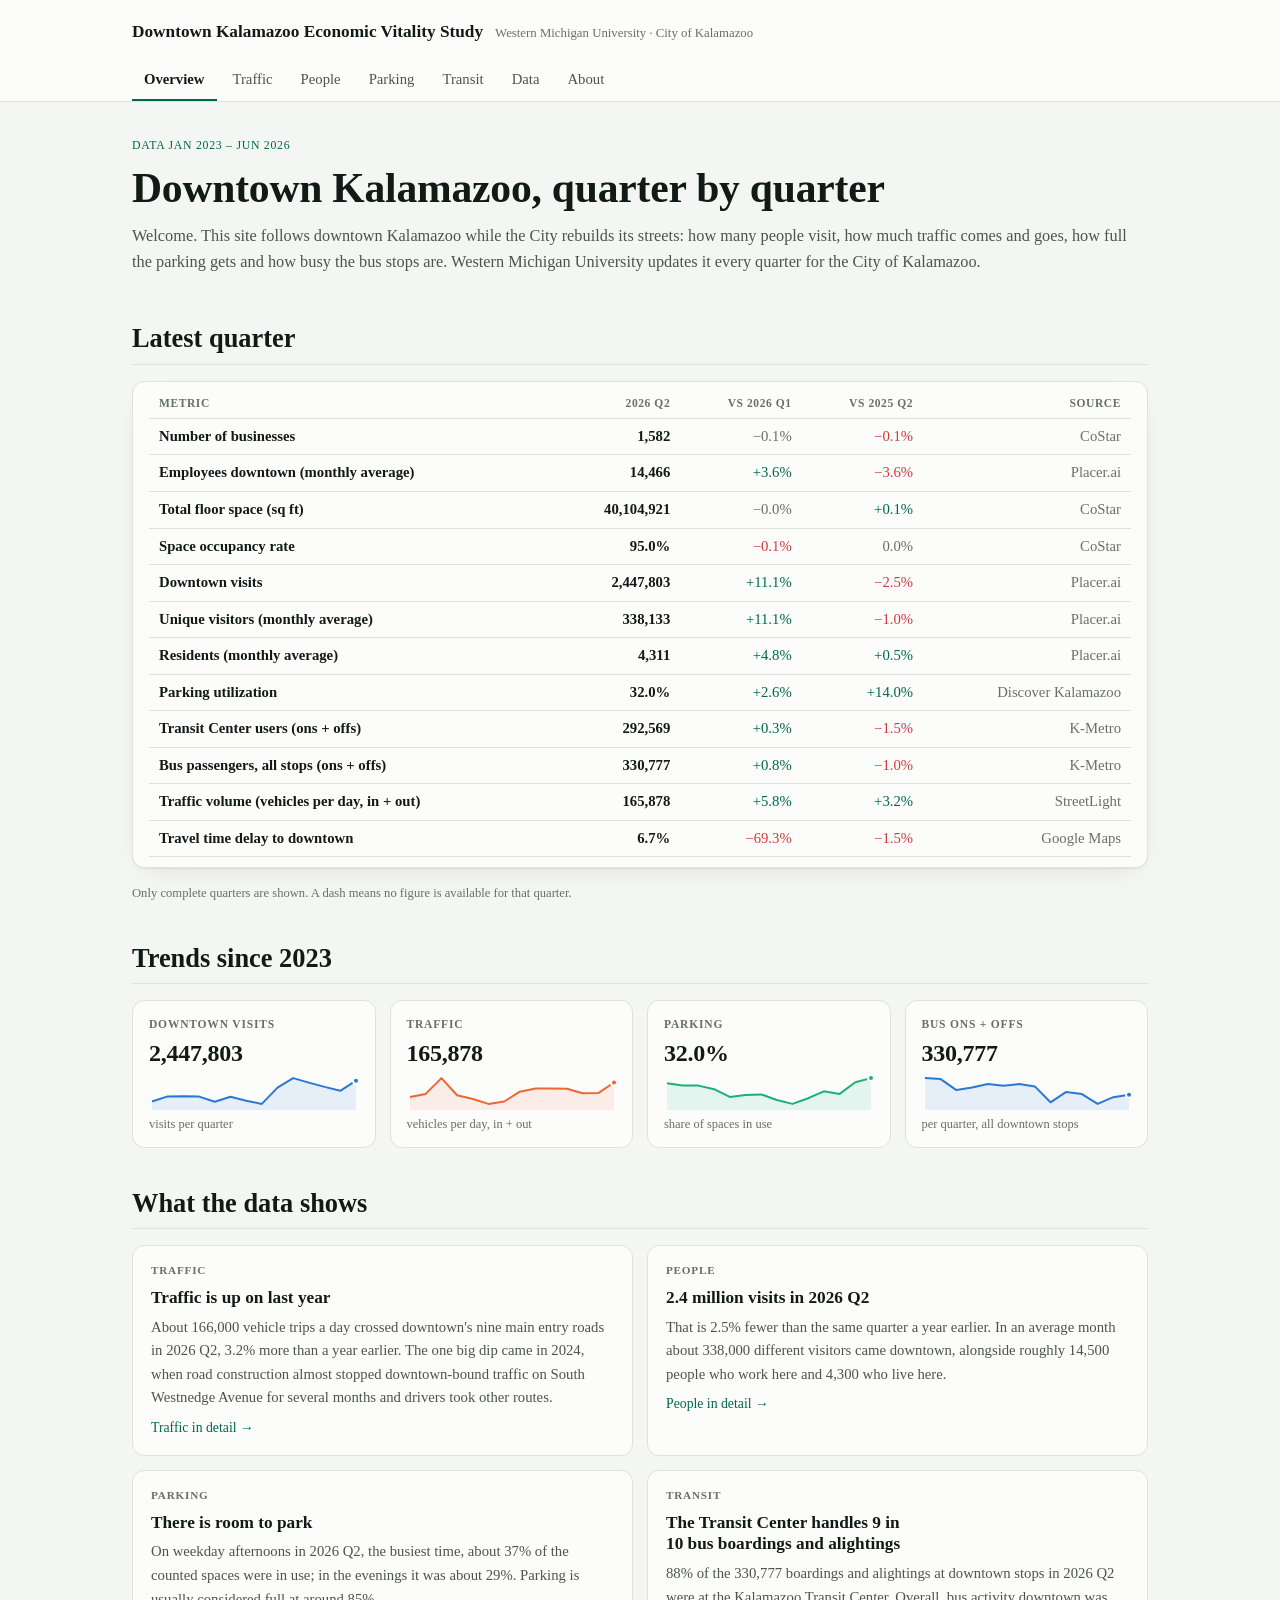
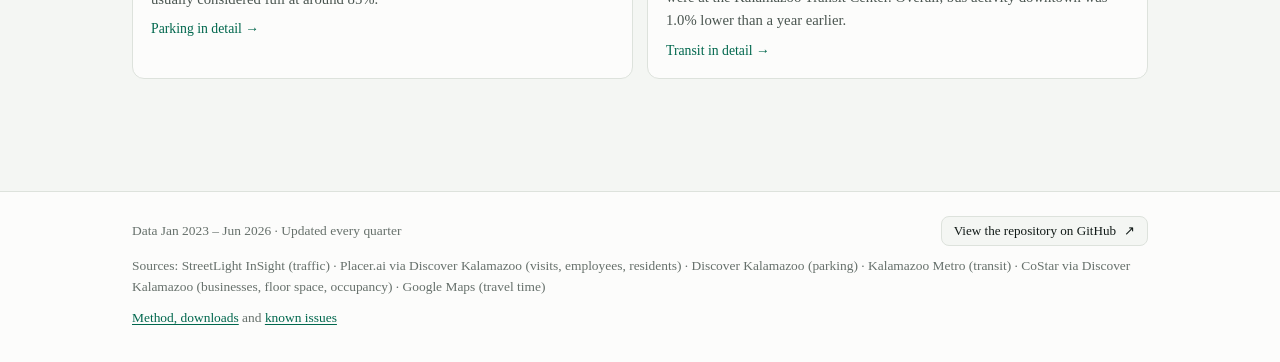
<file: index.html>
<!DOCTYPE html>
<html lang="en">
<head>
<meta charset="utf-8">
<meta name="viewport" content="width=device-width, initial-scale=1">
<title>Downtown Kalamazoo Vitality Data</title>
<meta name="description" content="Traffic, visits, parking and transit data for the Downtown Kalamazoo Economic Vitality Study, updated quarterly.">
<link rel="stylesheet" href="assets/style.css">
</head>
<body>
<header class="site-head">
  <div class="wrap">
    <div class="brand">
      <a class="t" href="index.html">Downtown Kalamazoo Economic Vitality Study</a>
      <span class="sub">Western Michigan University · City of Kalamazoo</span>
    </div>
    <nav class="main" aria-label="Sections">
      <a href="index.html">Overview</a>
      <a href="traffic.html">Traffic</a>
      <a href="people.html">People</a>
      <a href="parking.html">Parking</a>
      <a href="transit.html">Transit</a>
      <a href="data.html">Data</a>
      <a href="about.html">About</a>
    </nav>
  </div>
</header>

<main class="wrap">
  <div class="page-head">
    <p class="updated" data-coverage>Loading data…</p>
    <h1>Downtown Kalamazoo, quarter by quarter</h1>
    <p class="lede">Welcome. This site follows downtown Kalamazoo while the City rebuilds its streets: how many people visit, how much traffic comes and goes, how full the parking gets and how busy the bus stops are. Western Michigan University updates it every quarter for the City of Kalamazoo.</p>
  </div>

  <section id="scorecard">
    <h2>Latest quarter</h2>
    <div class="scorecard needs-data">
      <div class="tbl-wrap">
        <table id="score">
          <thead><tr><th scope="col">Metric</th><th scope="col" id="c-now">Latest</th><th scope="col" id="c-prev">vs previous quarter</th><th scope="col" id="c-year">vs year earlier</th><th scope="col">Source</th></tr></thead>
          <tbody></tbody>
        </table>
      </div>
    </div>
    <p class="fig-note">Only complete quarters are shown. A dash means no figure is available for that quarter.</p>
  </section>

  <section id="tiles">
    <h2>Trends since 2023</h2>
    <div class="tiles needs-data" id="tile-row"></div>
  </section>

  <section id="says">
    <h2>What the data shows</h2>
    <div class="insights">
      <article class="insight">
        <span class="lab">Traffic</span>
        <h3 id="i-traffic-h">Traffic has changed little</h3>
        <p id="i-traffic">Apart from one road that was nearly closed for part of 2024, traffic into and out of downtown has stayed close to the same level from year to year.</p>
        <a href="traffic.html">Traffic in detail →</a>
      </article>
      <article class="insight">
        <span class="lab">People</span>
        <h3 id="i-people-h">Millions of visits every quarter</h3>
        <p id="i-people">Downtown draws visitors, the people who work here and the people who live here. Each group is tracked month by month.</p>
        <a href="people.html">People in detail →</a>
      </article>
      <article class="insight">
        <span class="lab">Parking</span>
        <h3 id="i-parking-h">There is room to park</h3>
        <p id="i-parking">Even at the busiest time of day, most of the counted parking spaces downtown are empty. Parking is usually considered full at around 85%.</p>
        <a href="parking.html">Parking in detail →</a>
      </article>
      <article class="insight">
        <span class="lab">Transit</span>
        <h3 id="i-transit-h">The Transit Center handles most bus activity</h3>
        <p id="i-transit">Most people getting on or off a bus downtown do so at the Kalamazoo Transit Center rather than at a street stop.</p>
        <a href="transit.html">Transit in detail →</a>
      </article>
    </div>
  </section>
</main>

<footer class="site-foot">
  <div class="wrap">
    <div class="foot-top">
      <p><span data-coverage>Data since January 2023</span> · Updated every quarter</p>
      <a class="gh-btn" href="https://github.com/KH-Tanvir/kzoo-vitality-data" target="_blank" rel="noopener">View the repository on GitHub <span aria-hidden="true">↗</span></a>
    </div>
    <p>Sources: StreetLight InSight (traffic) · Placer.ai via Discover Kalamazoo (visits, employees, residents) · Discover Kalamazoo (parking) · Kalamazoo Metro (transit) · CoStar via Discover Kalamazoo (businesses, floor space, occupancy) · Google Maps (travel time)</p>
    <p><a href="data.html">Method, downloads</a> and <a href="https://github.com/KH-Tanvir/kzoo-vitality-data/blob/main/KNOWN_ISSUES.md" target="_blank" rel="noopener">known issues</a></p>
  </div>
</footer>

<script src="assets/charts.js"></script>
<script src="assets/site.js"></script>
<script>
Site.ready(async () => {
  const d = await Site.loadAll(["traffic_monthly.csv", "people_monthly.csv", "parking_monthly.csv", "transit_monthly.csv"]);
  let extra = [];
  try { extra = await Site.load("metrics_extra.csv"); } catch (e) { /* optional file */ }

  const traffic = Site.trafficQuarterly(d.traffic);
  const visitors = Site.peopleQuarterly(d.people, "visitors");
  const employees = Site.peopleQuarterly(d.people, "employees");
  const residents = Site.peopleQuarterly(d.people, "residents");
  const parking = Site.parkingQuarterly(d.parking);
  const transit = Site.transitQuarterly(d.transit);

  // The latest quarter with all three months of traffic data.
  const complete = traffic.filter(q => q.months === 3).map(q => q.q);
  const now = complete[complete.length - 1], prev = Site.qPrev(now), year = Site.qYearAgo(now);
  document.getElementById("c-now").textContent = Site.qLabel(now);
  document.getElementById("c-prev").textContent = "vs " + Site.qLabel(prev);
  document.getElementById("c-year").textContent = "vs " + Site.qLabel(year);

  const pick = (list, q, field) => { const r = list.find(x => x.q === q); return r ? r[field] : null; };
  const pickExtra = (q, field) => {
    const r = extra.find(x => x.quarter === q);
    const v = r ? r[field] : "";
    return v === "" || v == null ? null : +v;
  };

  /* ---------- scorecard ---------- */
  const metrics = [
    { label: "Number of businesses", get: q => pickExtra(q, "businesses"), fmt: Site.fmtN, src: "CoStar" },
    { label: "Employees downtown (monthly average)", get: q => pick(employees, q, "people"), fmt: Site.fmtN, src: "Placer.ai" },
    { label: "Total floor space (sq ft)", get: q => pickExtra(q, "floor_space_sf"), fmt: Site.fmtN, src: "CoStar" },
    { label: "Space occupancy rate", get: q => pickExtra(q, "space_occupancy_rate"), fmt: v => Site.pct(v), src: "CoStar" },
    { label: "Downtown visits", get: q => pick(visitors, q, "visits"), fmt: Site.fmtN, src: "Placer.ai" },
    { label: "Unique visitors (monthly average)", get: q => pick(visitors, q, "people"), fmt: Site.fmtN, src: "Placer.ai" },
    { label: "Residents (monthly average)", get: q => pick(residents, q, "people"), fmt: Site.fmtN, src: "Placer.ai" },
    { label: "Parking utilization", get: q => pick(parking, q, "all"), fmt: v => Site.pct(v), src: "Discover Kalamazoo" },
    { label: "Transit Center users (ons + offs)", get: q => pick(transit, q, "centre"), fmt: Site.fmtN, src: "K-Metro" },
    { label: "Bus passengers, all stops (ons + offs)", get: q => pick(transit, q, "total"), fmt: Site.fmtN, src: "K-Metro" },
    { label: "Traffic volume (vehicles per day, in + out)", get: q => pick(traffic, q, "total"), fmt: Site.fmtN, src: "StreetLight" },
    { label: "Travel time delay to downtown", get: q => pickExtra(q, "travel_time_delay_pct"), fmt: v => Site.pct(v), src: "Google Maps" },
  ];
  const tb = document.querySelector("#score tbody");
  for (const m of metrics) {
    const tr = tb.insertRow();
    const th = document.createElement("th");
    th.scope = "row";
    th.textContent = m.label;
    tr.appendChild(th);
    const v = m.get(now);
    const td = tr.insertCell();
    td.className = "v";
    td.textContent = v == null ? "—" : m.fmt(v);
    Site.changeCell(tr.insertCell(), v, m.get(prev));
    Site.changeCell(tr.insertCell(), v, m.get(year));
    const s = tr.insertCell();
    s.textContent = m.src;
    s.style.color = "var(--muted)";
  }

  /* ---------- trend tiles ---------- */
  const tiles = [
    { label: "Downtown visits", href: "people.html", series: visitors.map(q => q.visits), qs: visitors.map(q => q.q), fmt: Site.fmtN, key: "s1", cap: "visits per quarter" },
    { label: "Traffic", href: "traffic.html", series: traffic.map(q => q.total), qs: traffic.map(q => q.q), fmt: Site.fmtN, key: "s2", cap: "vehicles per day, in + out" },
    { label: "Parking", href: "parking.html", series: parking.map(q => q.all), qs: parking.map(q => q.q), fmt: v => Site.pct(v), key: "s3", cap: "share of spaces in use" },
    { label: "Bus ons + offs", href: "transit.html", series: transit.map(q => q.total), qs: transit.map(q => q.q), fmt: Site.fmtN, key: "s1", cap: "per quarter, all downtown stops" },
  ];
  const row = document.getElementById("tile-row");
  row.replaceChildren();
  for (const t of tiles) {
    const keep = t.qs.map((q, i) => ({ q, v: t.series[i] })).filter(o => complete.includes(o.q));
    const a = document.createElement("a");
    a.className = "tile";
    a.href = t.href;
    a.innerHTML = `<span class="lab"></span><span class="val"></span><span class="spark"></span><span class="cap"></span>`;
    a.querySelector(".lab").textContent = t.label;
    a.querySelector(".val").textContent = keep.length ? t.fmt(keep[keep.length - 1].v) : "—";
    a.querySelector(".cap").textContent = t.cap;
    row.appendChild(a);
    const host = a.querySelector(".spark");
    Chart.register(host, () => Chart.spark(host, keep.map(o => o.v), t.key));
  }

  /* ---------- what the data shows (numbers follow the latest quarter) ---------- */
  const Q = Site.qLabel(now);
  const set = (id, head, text) => {
    document.getElementById(id + "-h").textContent = head;
    document.getElementById(id).textContent = text;
  };
  // "3.2% more than" / "2.5% fewer than" / "about the same as"
  const versus = (a, b, more, fewer) => {
    if (a == null || !b) return null;
    const c = (a - b) / b;
    return Math.abs(c) < 0.005 ? "about the same as" : `${(Math.abs(c) * 100).toFixed(1)}% ${c > 0 ? more : fewer} than`;
  };
  const millions = v => (v / 1e6).toFixed(1) + " million";
  // round figures that follow "about": 165,878 -> 166,000; 14,466 -> 14,500
  const approx = v => Site.fmtN(v >= 100000 ? Math.round(v / 1000) * 1000 : v >= 1000 ? Math.round(v / 100) * 100 : Math.round(v / 10) * 10);

  {
    const n = pick(traffic, now, "total"), y = pick(traffic, year, "total");
    const c = y ? (n - y) / y : 0;
    const head = Math.abs(c) < 0.03 ? "Traffic has changed little" : c > 0 ? "Traffic is up on last year" : "Traffic is down on last year";
    const cmp = versus(n, y, "more", "fewer");
    set("i-traffic", head,
      `About ${approx(n)} vehicle trips a day crossed downtown's nine main entry roads in ${Q}` +
      (cmp ? `, ${cmp} a year earlier. ` : ". ") +
      "The one big dip came in 2024, when road construction almost stopped downtown-bound traffic on South Westnedge Avenue for several months and drivers took other routes.");
  }
  {
    const v = pick(visitors, now, "visits"), vy = pick(visitors, year, "visits");
    const cmp = versus(v, vy, "more", "fewer");
    set("i-people", `${millions(v)} visits in ${Q}`,
      (cmp ? `That is ${cmp} the same quarter a year earlier. ` : "") +
      `In an average month about ${approx(pick(visitors, now, "people"))} different visitors came downtown, alongside roughly ` +
      `${approx(pick(employees, now, "people"))} people who work here and ${approx(pick(residents, now, "people"))} who live here.`);
  }
  {
    const p = parking.find(x => x.q === now) || parking[parking.length - 1];
    const aft = p.windows["Weekday afternoon"];
    const eve = Site.mean(["Weekday evening", "Weekend evening"].map(w => p.windows[w]).filter(x => x != null));
    set("i-parking", aft < 0.6 ? "There is room to park" : "Parking is getting busy",
      `On weekday afternoons in ${Site.qLabel(p.q)}, the busiest time, about ${Math.round(aft * 100)}% of the counted spaces were in use; ` +
      `in the evenings it was about ${Math.round(eve * 100)}%. Parking is usually considered full at around 85%.`);
  }
  {
    const t = transit.find(x => x.q === now) || transit[transit.length - 1];
    const ty = transit.find(x => x.q === Site.qYearAgo(t.q));
    const share = t.centre / t.total;
    const cmp = ty ? versus(t.total, ty.total, "higher", "lower") : null;
    set("i-transit", `The Transit Center handles ${Math.round(share * 10)} in 10 bus boardings and alightings`,
      `${Math.round(share * 100)}% of the ${Site.fmtN(t.total)} boardings and alightings at downtown stops in ${Site.qLabel(t.q)} were at the Kalamazoo Transit Center` +
      (cmp ? `. Overall, bus activity downtown was ${cmp} a year earlier.` : "."));
  }
});
</script>
</body>
</html>
</file>
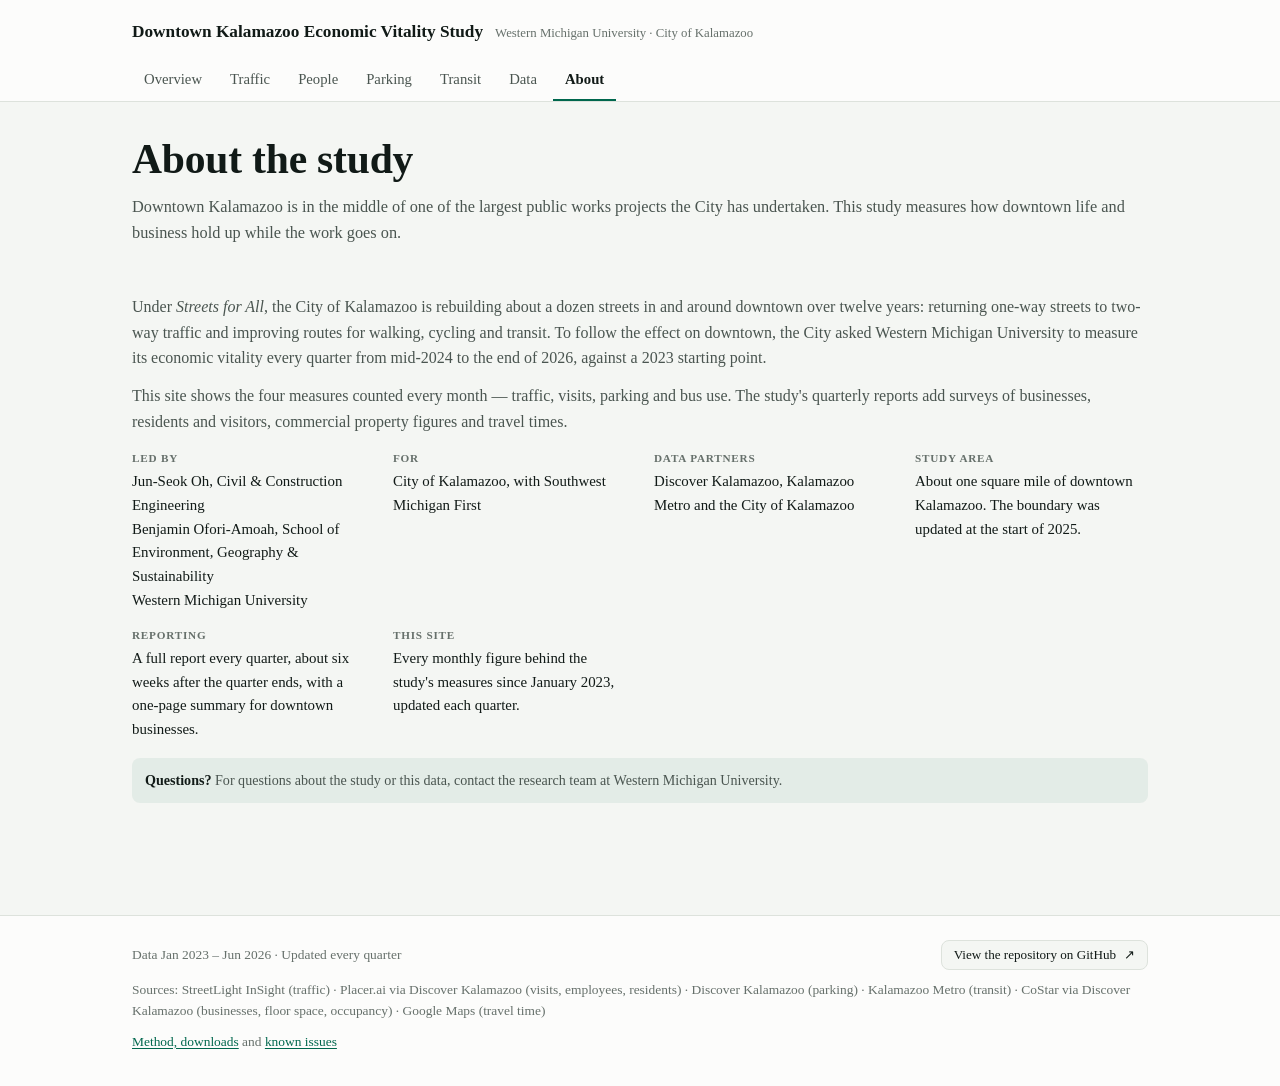
<file: about.html>
<!DOCTYPE html>
<html lang="en">
<head>
<meta charset="utf-8">
<meta name="viewport" content="width=device-width, initial-scale=1">
<title>About — Downtown Kalamazoo Vitality Data</title>
<meta name="description" content="About the Downtown Kalamazoo Economic Vitality Study: why it is running, who runs it and what it measures.">
<link rel="stylesheet" href="assets/style.css">
</head>
<body>
<header class="site-head">
  <div class="wrap">
    <div class="brand">
      <a class="t" href="index.html">Downtown Kalamazoo Economic Vitality Study</a>
      <span class="sub">Western Michigan University · City of Kalamazoo</span>
    </div>
    <nav class="main" aria-label="Sections">
      <a href="index.html">Overview</a>
      <a href="traffic.html">Traffic</a>
      <a href="people.html">People</a>
      <a href="parking.html">Parking</a>
      <a href="transit.html">Transit</a>
      <a href="data.html">Data</a>
      <a href="about.html">About</a>
    </nav>
  </div>
</header>

<main class="wrap">
  <div class="page-head">
    <h1>About the study</h1>
    <p class="lede">Downtown Kalamazoo is in the middle of one of the largest public works projects the City has undertaken. This study measures how downtown life and business hold up while the work goes on.</p>
  </div>

  <section>
    <div class="prose">
      <p>Under <em>Streets for All</em>, the City of Kalamazoo is rebuilding about a dozen streets in and around downtown over twelve years: returning one-way streets to two-way traffic and improving routes for walking, cycling and transit. To follow the effect on downtown, the City asked Western Michigan University to measure its economic vitality every quarter from mid-2024 to the end of 2026, against a 2023 starting point.</p>
      <p>This site shows the four measures counted every month — traffic, visits, parking and bus use. The study's quarterly reports add surveys of businesses, residents and visitors, commercial property figures and travel times.</p>
    </div>
    <dl class="kv">
      <div><dt>Led by</dt><dd>Jun-Seok Oh, Civil &amp; Construction Engineering<br>Benjamin Ofori-Amoah, School of Environment, Geography &amp; Sustainability<br>Western Michigan University</dd></div>
      <div><dt>For</dt><dd>City of Kalamazoo, with Southwest Michigan First</dd></div>
      <div><dt>Data partners</dt><dd>Discover Kalamazoo, Kalamazoo Metro and the City of Kalamazoo</dd></div>
      <div><dt>Study area</dt><dd>About one square mile of downtown Kalamazoo. The boundary was updated at the start of 2025.</dd></div>
      <div><dt>Reporting</dt><dd>A full report every quarter, about six weeks after the quarter ends, with a one-page summary for downtown businesses.</dd></div>
      <div><dt>This site</dt><dd>Every monthly figure behind the study's measures since January 2023, updated each quarter.</dd></div>
    </dl>
    <!-- Add a contact address here once the team agrees which one to publish. -->
    <p class="note"><b>Questions?</b> For questions about the study or this data, contact the research team at Western Michigan University.</p>
  </section>
</main>

<footer class="site-foot">
  <div class="wrap">
    <div class="foot-top">
      <p><span data-coverage>Data since January 2023</span> · Updated every quarter</p>
      <a class="gh-btn" href="https://github.com/KH-Tanvir/kzoo-vitality-data" target="_blank" rel="noopener">View the repository on GitHub <span aria-hidden="true">↗</span></a>
    </div>
    <p>Sources: StreetLight InSight (traffic) · Placer.ai via Discover Kalamazoo (visits, employees, residents) · Discover Kalamazoo (parking) · Kalamazoo Metro (transit) · CoStar via Discover Kalamazoo (businesses, floor space, occupancy) · Google Maps (travel time)</p>
    <p><a href="data.html">Method, downloads</a> and <a href="https://github.com/KH-Tanvir/kzoo-vitality-data/blob/main/KNOWN_ISSUES.md" target="_blank" rel="noopener">known issues</a></p>
  </div>
</footer>

<script src="assets/charts.js"></script>
<script src="assets/site.js"></script>
</body>
</html>
</file>
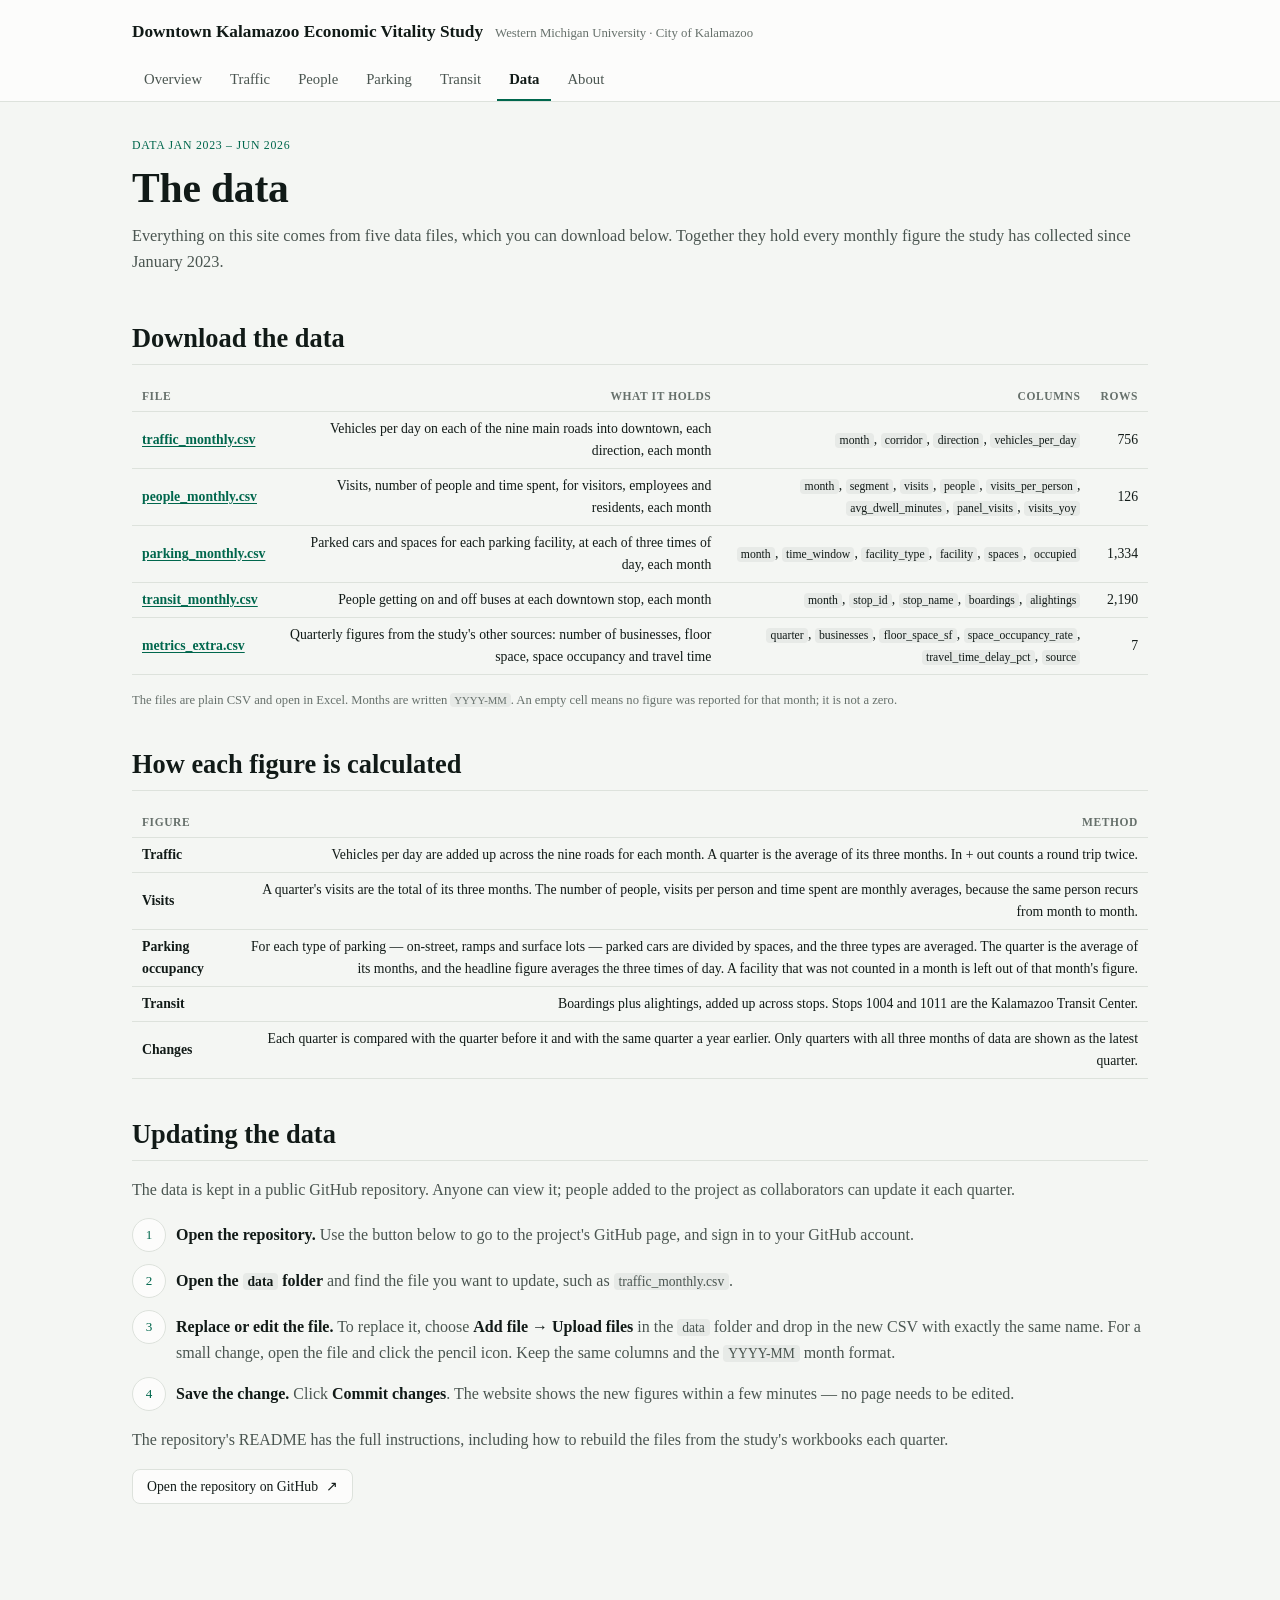
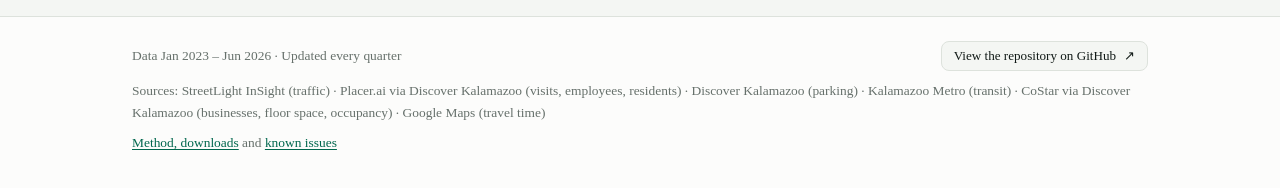
<file: data.html>
<!DOCTYPE html>
<html lang="en">
<head>
<meta charset="utf-8">
<meta name="viewport" content="width=device-width, initial-scale=1">
<title>Data — Downtown Kalamazoo Vitality Data</title>
<meta name="description" content="Download the Downtown Kalamazoo Economic Vitality Study data, see how each figure is calculated, and learn how the data is updated.">
<link rel="stylesheet" href="assets/style.css">
</head>
<body>
<header class="site-head">
  <div class="wrap">
    <div class="brand">
      <a class="t" href="index.html">Downtown Kalamazoo Economic Vitality Study</a>
      <span class="sub">Western Michigan University · City of Kalamazoo</span>
    </div>
    <nav class="main" aria-label="Sections">
      <a href="index.html">Overview</a>
      <a href="traffic.html">Traffic</a>
      <a href="people.html">People</a>
      <a href="parking.html">Parking</a>
      <a href="transit.html">Transit</a>
      <a href="data.html">Data</a>
      <a href="about.html">About</a>
    </nav>
  </div>
</header>

<main class="wrap">
  <div class="page-head">
    <p class="updated" data-coverage></p>
    <h1>The data</h1>
    <p class="lede">Everything on this site comes from five data files, which you can download below. Together they hold every monthly figure the study has collected since January 2023.</p>
  </div>

  <section>
    <h2>Download the data</h2>
    <div class="tbl-wrap">
      <table class="plain">
        <thead><tr><th scope="col">File</th><th scope="col">What it holds</th><th scope="col">Columns</th><th scope="col">Rows</th></tr></thead>
        <tbody>
          <tr>
            <th scope="row"><a href="data/traffic_monthly.csv">traffic_monthly.csv</a></th>
            <td>Vehicles per day on each of the nine main roads into downtown, each direction, each month</td>
            <td><code>month</code>, <code>corridor</code>, <code>direction</code>, <code>vehicles_per_day</code></td>
            <td data-rows="traffic_monthly.csv">…</td>
          </tr>
          <tr>
            <th scope="row"><a href="data/people_monthly.csv">people_monthly.csv</a></th>
            <td>Visits, number of people and time spent, for visitors, employees and residents, each month</td>
            <td><code>month</code>, <code>segment</code>, <code>visits</code>, <code>people</code>, <code>visits_per_person</code>, <code>avg_dwell_minutes</code>, <code>panel_visits</code>, <code>visits_yoy</code></td>
            <td data-rows="people_monthly.csv">…</td>
          </tr>
          <tr>
            <th scope="row"><a href="data/parking_monthly.csv">parking_monthly.csv</a></th>
            <td>Parked cars and spaces for each parking facility, at each of three times of day, each month</td>
            <td><code>month</code>, <code>time_window</code>, <code>facility_type</code>, <code>facility</code>, <code>spaces</code>, <code>occupied</code></td>
            <td data-rows="parking_monthly.csv">…</td>
          </tr>
          <tr>
            <th scope="row"><a href="data/transit_monthly.csv">transit_monthly.csv</a></th>
            <td>People getting on and off buses at each downtown stop, each month</td>
            <td><code>month</code>, <code>stop_id</code>, <code>stop_name</code>, <code>boardings</code>, <code>alightings</code></td>
            <td data-rows="transit_monthly.csv">…</td>
          </tr>
          <tr>
            <th scope="row"><a href="data/metrics_extra.csv">metrics_extra.csv</a></th>
            <td>Quarterly figures from the study's other sources: number of businesses, floor space, space occupancy and travel time</td>
            <td><code>quarter</code>, <code>businesses</code>, <code>floor_space_sf</code>, <code>space_occupancy_rate</code>, <code>travel_time_delay_pct</code>, <code>source</code></td>
            <td data-rows="metrics_extra.csv">…</td>
          </tr>
        </tbody>
      </table>
    </div>
    <p class="fig-note">The files are plain CSV and open in Excel. Months are written <code>YYYY-MM</code>. An empty cell means no figure was reported for that month; it is not a zero.</p>
  </section>

  <section>
    <h2>How each figure is calculated</h2>
    <div class="tbl-wrap">
      <table class="plain">
        <thead><tr><th scope="col">Figure</th><th scope="col">Method</th></tr></thead>
        <tbody>
          <tr><th scope="row">Traffic</th><td>Vehicles per day are added up across the nine roads for each month. A quarter is the average of its three months. In + out counts a round trip twice.</td></tr>
          <tr><th scope="row">Visits</th><td>A quarter's visits are the total of its three months. The number of people, visits per person and time spent are monthly averages, because the same person recurs from month to month.</td></tr>
          <tr><th scope="row">Parking occupancy</th><td>For each type of parking — on-street, ramps and surface lots — parked cars are divided by spaces, and the three types are averaged. The quarter is the average of its months, and the headline figure averages the three times of day. A facility that was not counted in a month is left out of that month's figure.</td></tr>
          <tr><th scope="row">Transit</th><td>Boardings plus alightings, added up across stops. Stops 1004 and 1011 are the Kalamazoo Transit Center.</td></tr>
          <tr><th scope="row">Changes</th><td>Each quarter is compared with the quarter before it and with the same quarter a year earlier. Only quarters with all three months of data are shown as the latest quarter.</td></tr>
        </tbody>
      </table>
    </div>
  </section>

  <section>
    <h2>Updating the data</h2>
    <p class="prose">The data is kept in a public GitHub repository. Anyone can view it; people added to the project as collaborators can update it each quarter.</p>
    <ol class="steps">
      <li><div><b>Open the repository.</b> Use the button below to go to the project's GitHub page, and sign in to your GitHub account.</div></li>
      <li><div><b>Open the <code>data</code> folder</b> and find the file you want to update, such as <code>traffic_monthly.csv</code>.</div></li>
      <li><div><b>Replace or edit the file.</b> To replace it, choose <b>Add file → Upload files</b> in the <code>data</code> folder and drop in the new CSV with exactly the same name. For a small change, open the file and click the pencil icon. Keep the same columns and the <code>YYYY-MM</code> month format.</div></li>
      <li><div><b>Save the change.</b> Click <b>Commit changes</b>. The website shows the new figures within a few minutes — no page needs to be edited.</div></li>
    </ol>
    <p class="prose">The repository's README has the full instructions, including how to rebuild the files from the study's workbooks each quarter.</p>
    <p><a class="gh-btn" href="https://github.com/KH-Tanvir/kzoo-vitality-data" target="_blank" rel="noopener">Open the repository on GitHub <span aria-hidden="true">↗</span></a></p>
  </section>
</main>

<footer class="site-foot">
  <div class="wrap">
    <div class="foot-top">
      <p><span data-coverage>Data since January 2023</span> · Updated every quarter</p>
      <a class="gh-btn" href="https://github.com/KH-Tanvir/kzoo-vitality-data" target="_blank" rel="noopener">View the repository on GitHub <span aria-hidden="true">↗</span></a>
    </div>
    <p>Sources: StreetLight InSight (traffic) · Placer.ai via Discover Kalamazoo (visits, employees, residents) · Discover Kalamazoo (parking) · Kalamazoo Metro (transit) · CoStar via Discover Kalamazoo (businesses, floor space, occupancy) · Google Maps (travel time)</p>
    <p><a href="data.html">Method, downloads</a> and <a href="https://github.com/KH-Tanvir/kzoo-vitality-data/blob/main/KNOWN_ISSUES.md" target="_blank" rel="noopener">known issues</a></p>
  </div>
</footer>

<script src="assets/charts.js"></script>
<script src="assets/site.js"></script>
<script>
Site.ready(async () => {
  // row counts, so the page reflects what is actually in the files
  for (const cell of document.querySelectorAll("[data-rows]")) {
    const name = cell.getAttribute("data-rows");
    try {
      const rows = await Site.load(name);
      cell.textContent = Site.fmtN(rows.length);
    } catch (e) {
      cell.textContent = "—";
      cell.style.color = "var(--muted)";
    }
  }
});
</script>
</body>
</html>
</file>
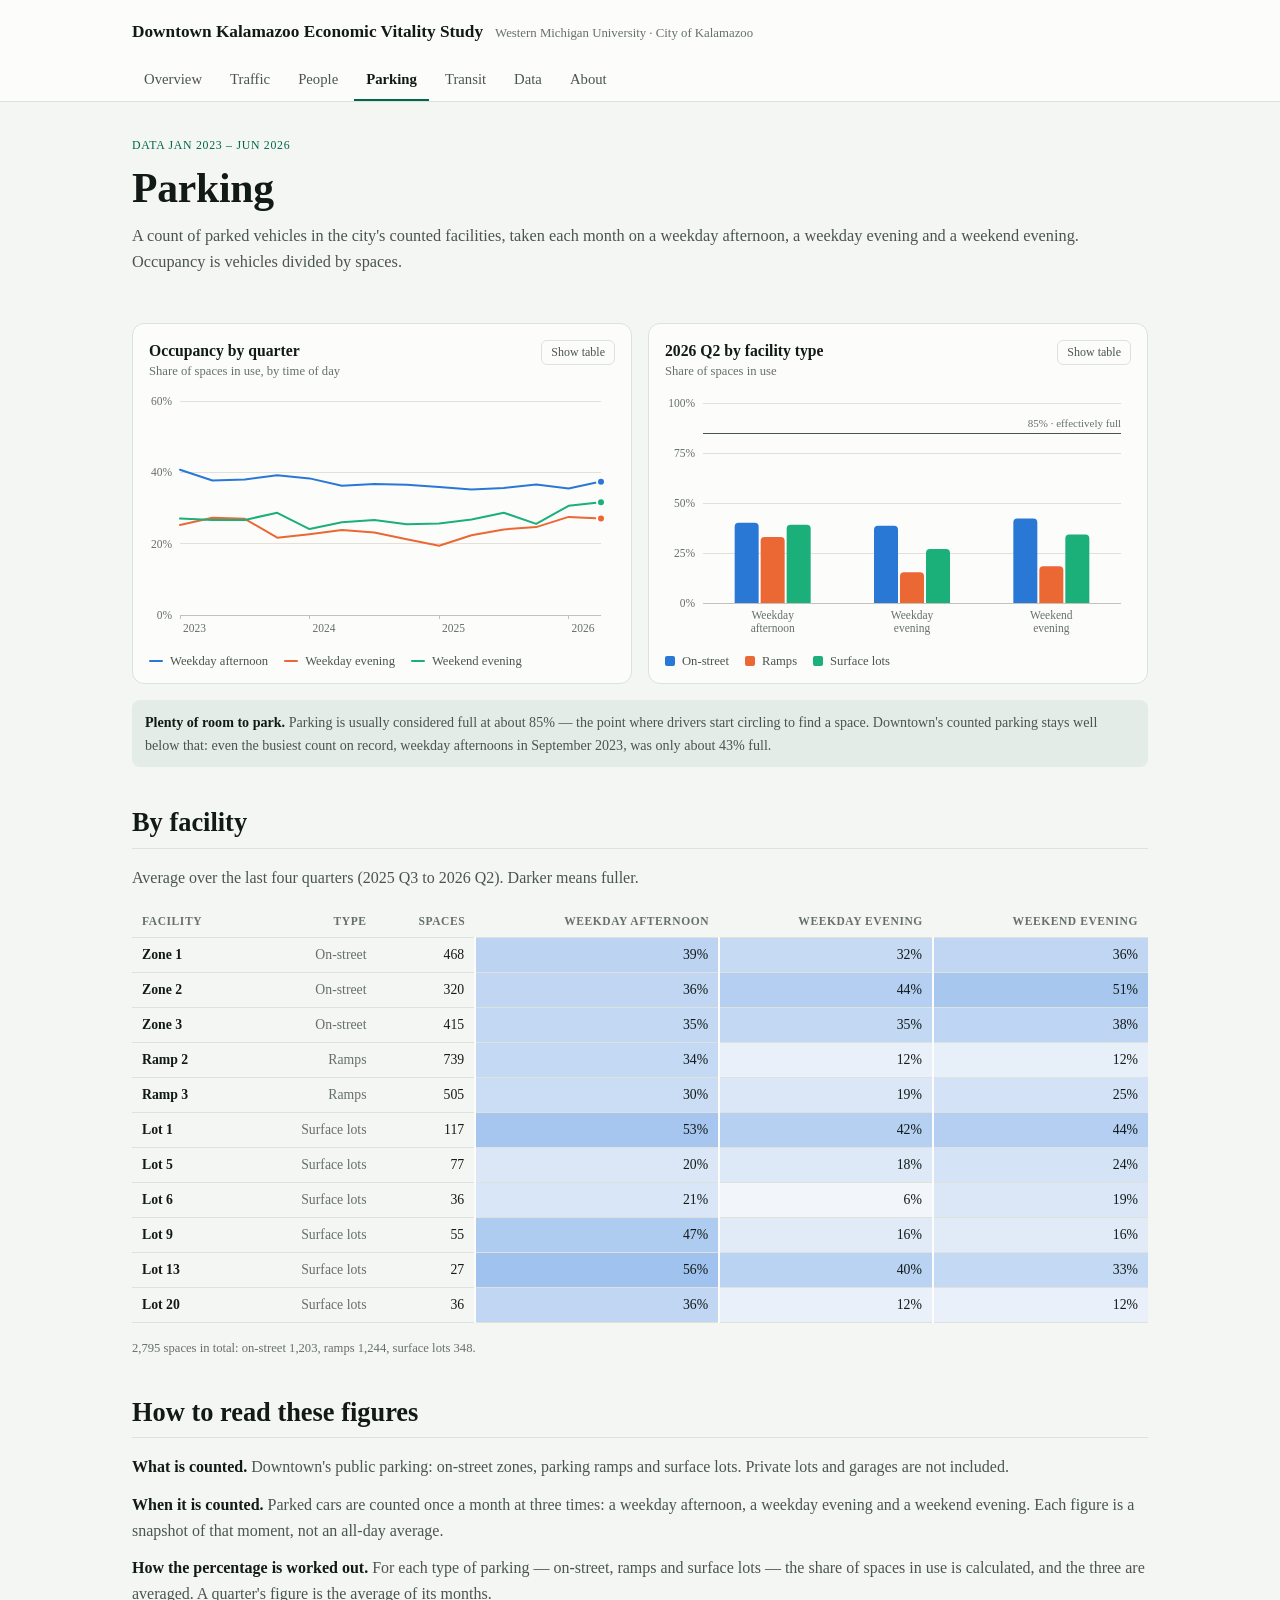
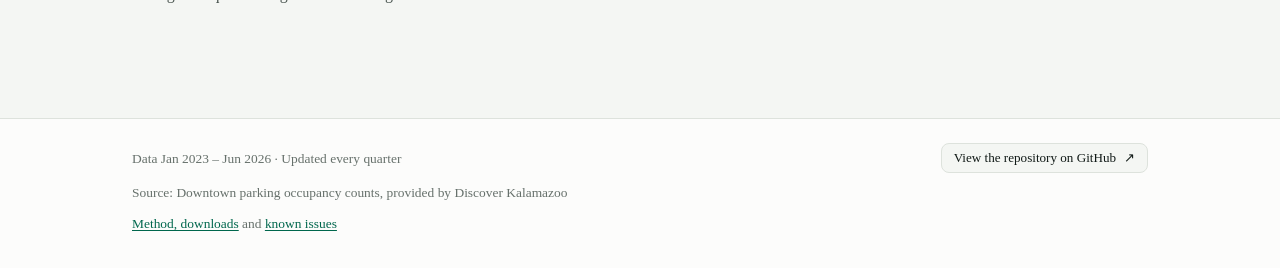
<file: parking.html>
<!DOCTYPE html>
<html lang="en">
<head>
<meta charset="utf-8">
<meta name="viewport" content="width=device-width, initial-scale=1">
<title>Parking — Downtown Kalamazoo Vitality Data</title>
<meta name="description" content="How full downtown Kalamazoo's counted parking gets, by facility and time of day, monthly since January 2023.">
<link rel="stylesheet" href="assets/style.css">
</head>
<body>
<header class="site-head">
  <div class="wrap">
    <div class="brand">
      <a class="t" href="index.html">Downtown Kalamazoo Economic Vitality Study</a>
      <span class="sub">Western Michigan University · City of Kalamazoo</span>
    </div>
    <nav class="main" aria-label="Sections">
      <a href="index.html">Overview</a>
      <a href="traffic.html">Traffic</a>
      <a href="people.html">People</a>
      <a href="parking.html">Parking</a>
      <a href="transit.html">Transit</a>
      <a href="data.html">Data</a>
      <a href="about.html">About</a>
    </nav>
  </div>
</header>

<main class="wrap">
  <div class="page-head">
    <p class="updated" data-coverage></p>
    <h1>Parking</h1>
    <p class="lede">A count of parked vehicles in the city's counted facilities, taken each month on a weekday afternoon, a weekday evening and a weekend evening. Occupancy is vehicles divided by spaces.</p>
  </div>

  <section>
    <div class="figs two">
      <figure class="fig">
        <div class="fig-head">
          <div><div class="fig-title">Occupancy by quarter</div><div class="fig-sub">Share of spaces in use, by time of day</div></div>
          <button class="tv-btn" type="button" aria-expanded="false">Show table</button>
        </div>
        <div class="host" id="c-trend"></div>
        <ul class="legend">
          <li><span class="lk" style="background:var(--s1)"></span>Weekday afternoon</li>
          <li><span class="lk" style="background:var(--s2)"></span>Weekday evening</li>
          <li><span class="lk" style="background:var(--s3)"></span>Weekend evening</li>
        </ul>
        <div class="tv" hidden></div>
      </figure>
      <figure class="fig">
        <div class="fig-head">
          <div><div class="fig-title" id="t2">Latest quarter by facility type</div><div class="fig-sub">Share of spaces in use</div></div>
          <button class="tv-btn" type="button" aria-expanded="false">Show table</button>
        </div>
        <div class="host" id="c-type"></div>
        <ul class="legend">
          <li><span class="sw" style="background:var(--s1)"></span>On-street</li>
          <li><span class="sw" style="background:var(--s2)"></span>Ramps</li>
          <li><span class="sw" style="background:var(--s3)"></span>Surface lots</li>
        </ul>
        <div class="tv" hidden></div>
      </figure>
    </div>
    <p class="note"><b>Plenty of room to park.</b> Parking is usually considered full at about 85% — the point where drivers start circling to find a space. Downtown's counted parking stays well below that: <span id="peak">even its busiest month was less than half full</span>.</p>
  </section>

  <section>
    <h2>By facility</h2>
    <p class="prose" id="fac-intro"></p>
    <div class="tbl-wrap needs-data">
      <table class="heat" id="fac">
        <thead><tr><th scope="col">Facility</th><th scope="col">Type</th><th scope="col">Spaces</th><th scope="col">Weekday afternoon</th><th scope="col">Weekday evening</th><th scope="col">Weekend evening</th></tr></thead>
        <tbody></tbody>
      </table>
    </div>
    <p class="fig-note" id="inv-note"></p>
  </section>

  <section>
    <h2>How to read these figures</h2>
    <div class="prose">
      <p><b>What is counted.</b> Downtown's public parking: on-street zones, parking ramps and surface lots. Private lots and garages are not included.</p>
      <p><b>When it is counted.</b> Parked cars are counted once a month at three times: a weekday afternoon, a weekday evening and a weekend evening. Each figure is a snapshot of that moment, not an all-day average.</p>
      <p><b>How the percentage is worked out.</b> For each type of parking — on-street, ramps and surface lots — the share of spaces in use is calculated, and the three are averaged. A quarter's figure is the average of its months.</p>
    </div>
  </section>
</main>

<footer class="site-foot">
  <div class="wrap">
    <div class="foot-top">
      <p><span data-coverage>Data since January 2023</span> · Updated every quarter</p>
      <a class="gh-btn" href="https://github.com/KH-Tanvir/kzoo-vitality-data" target="_blank" rel="noopener">View the repository on GitHub <span aria-hidden="true">↗</span></a>
    </div>
    <p>Source: Downtown parking occupancy counts, provided by Discover Kalamazoo</p>
    <p><a href="data.html">Method, downloads</a> and <a href="https://github.com/KH-Tanvir/kzoo-vitality-data/blob/main/KNOWN_ISSUES.md" target="_blank" rel="noopener">known issues</a></p>
  </div>
</footer>

<script src="assets/charts.js"></script>
<script src="assets/site.js"></script>
<script>
Site.ready(async () => {
  const d = await Site.loadAll(["parking_monthly.csv"]);
  const rows = d.parking;
  const months = [...new Set(rows.map(r => r.month))].sort();
  Site.stamp(months);

  const WIN = ["Weekday afternoon", "Weekday evening", "Weekend evening"];
  const TYPES = ["On-street", "Ramps", "Surface lots"];
  const qu = Site.parkingQuarterly(rows);
  const inv = Site.parkingInventory(rows);

  // trend by time window
  const hostT = document.getElementById("c-trend"), figT = hostT.closest("figure");
  Chart.register(hostT, () => Chart.line(hostT, {
    labels: qu.map(q => q.q), height: 250,
    series: WIN.map((w, i) => ({ name: w.toLowerCase(), key: "s" + (i + 1), values: qu.map(q => (q.windows[w] ?? null) * 100) })),
    fmtY: v => v + "%",
    xTick: l => l.slice(5) === "Q1" ? l.slice(0, 4) : null,
    tipTitle: Site.qLabel,
    aria: "Quarterly parking occupancy by time of day since 2023, between about 20 and 40 percent.",
  }));
  Chart.table(figT, ["Quarter", ...WIN, "All windows"],
    qu.map(q => [Site.qLabel(q.q), ...WIN.map(w => Site.pct(q.windows[w])), Site.pct(q.all)]));

  // latest quarter by type
  const latest = qu[qu.length - 1];
  document.getElementById("t2").textContent = Site.qLabel(latest.q) + " by facility type";
  const hostY = document.getElementById("c-type"), figY = hostY.closest("figure");
  Chart.register(hostY, () => Chart.column(hostY, {
    cats: WIN, height: 250, catLabel: c => c.split(" "),
    yMin: 0, yMax: 100, yTicks: [0, 25, 50, 75, 100], fmtY: v => v + "%",
    ref: { value: 85, label: "85% · effectively full" },
    series: TYPES.map((t, i) => ({ name: t, key: "s" + (i + 1), values: WIN.map(w => (latest.types[t]?.[w] ?? 0) * 100) })),
    tipTitle: c => c + ", " + Site.qLabel(latest.q),
    tipRows: i => [
      ...TYPES.map((t, k) => ({ key: "s" + (k + 1), name: t.toLowerCase(), value: Site.pct(latest.types[t]?.[WIN[i]]) })),
      { name: "average of the three", value: Site.pct(latest.windows[WIN[i]]) },
    ],
    aria: `Parking occupancy by facility type and time of day for ${Site.qLabel(latest.q)}, all well below the 85 percent line.`,
  }));
  Chart.table(figY, ["Time of day", ...TYPES, "Average"],
    WIN.map(w => [w, ...TYPES.map(t => Site.pct(latest.types[t]?.[w])), Site.pct(latest.windows[w])]));

  // facility table over the last four quarters
  const quarters = qu.map(q => q.q).slice(-4);
  document.getElementById("fac-intro").textContent =
    `Average over the last four quarters (${Site.qLabel(quarters[0])} to ${Site.qLabel(quarters[quarters.length - 1])}). Darker means fuller.`;
  const facs = Site.parkingFacilities(rows, quarters);
  const order = { "On-street": 0, "Ramps": 1, "Surface lots": 2 };
  facs.sort((a, b) => (order[a.type] - order[b.type]) || a.facility.localeCompare(b.facility, undefined, { numeric: true }));
  const tb = document.querySelector("#fac tbody");
  for (const f of facs) {
    const tr = tb.insertRow();
    const th = document.createElement("th");
    th.scope = "row";
    th.textContent = f.facility;
    tr.appendChild(th);
    const t = tr.insertCell();
    t.textContent = f.type;
    t.style.color = "var(--muted)";
    tr.insertCell().textContent = Site.fmtN(f.spaces);
    for (const w of WIN) {
      const td = tr.insertCell();
      td.className = "c";
      const v = f.windows[w];
      td.textContent = v == null ? "—" : Math.round(v * 100) + "%";
      if (v != null) td.style.background = `color-mix(in oklab, var(--s1) ${Math.round(v * 80)}%, var(--surface))`;
    }
  }
  document.getElementById("inv-note").textContent =
    `${Site.fmtN(inv.total)} spaces in total: on-street ${Site.fmtN(inv.byType["On-street"])}, ramps ${Site.fmtN(inv.byType["Ramps"])}, surface lots ${Site.fmtN(inv.byType["Surface lots"])}.`;

  // the busiest single count on record, so the note above stays true as data is added
  const busiest = Site.parkingMonthly(rows).reduce((a, m) => (a && a.all >= m.all ? a : m), null);
  if (busiest) {
    const [mon, yr] = Site.monthLabel(busiest.month).split(" ");
    const MONTH = { Jan: "January", Feb: "February", Mar: "March", Apr: "April", May: "May", Jun: "June", Jul: "July", Aug: "August", Sep: "September", Oct: "October", Nov: "November", Dec: "December" };
    document.getElementById("peak").textContent =
      `even the busiest count on record, ${busiest.window.toLowerCase()}s in ${MONTH[mon]} ${yr}, was only about ${Math.round(busiest.all * 100)}% full`;
  }
});
</script>
</body>
</html>
</file>
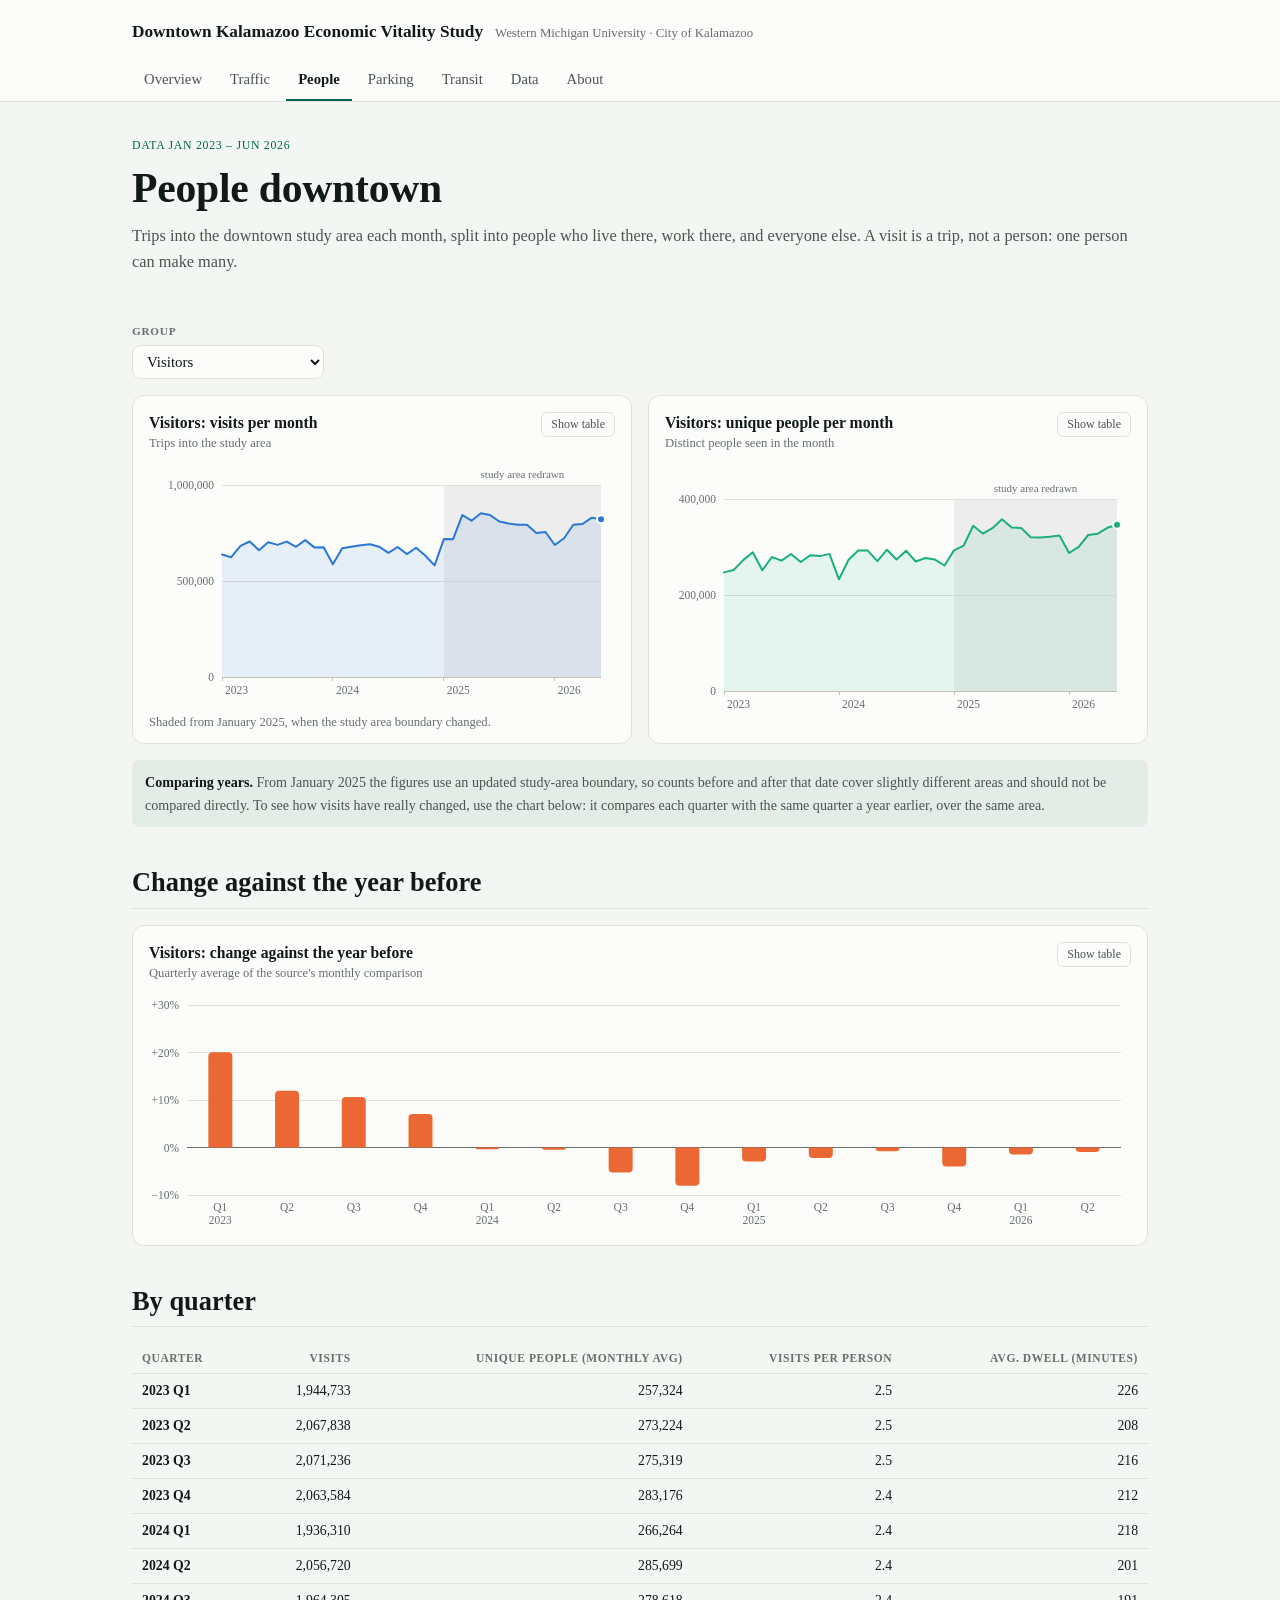
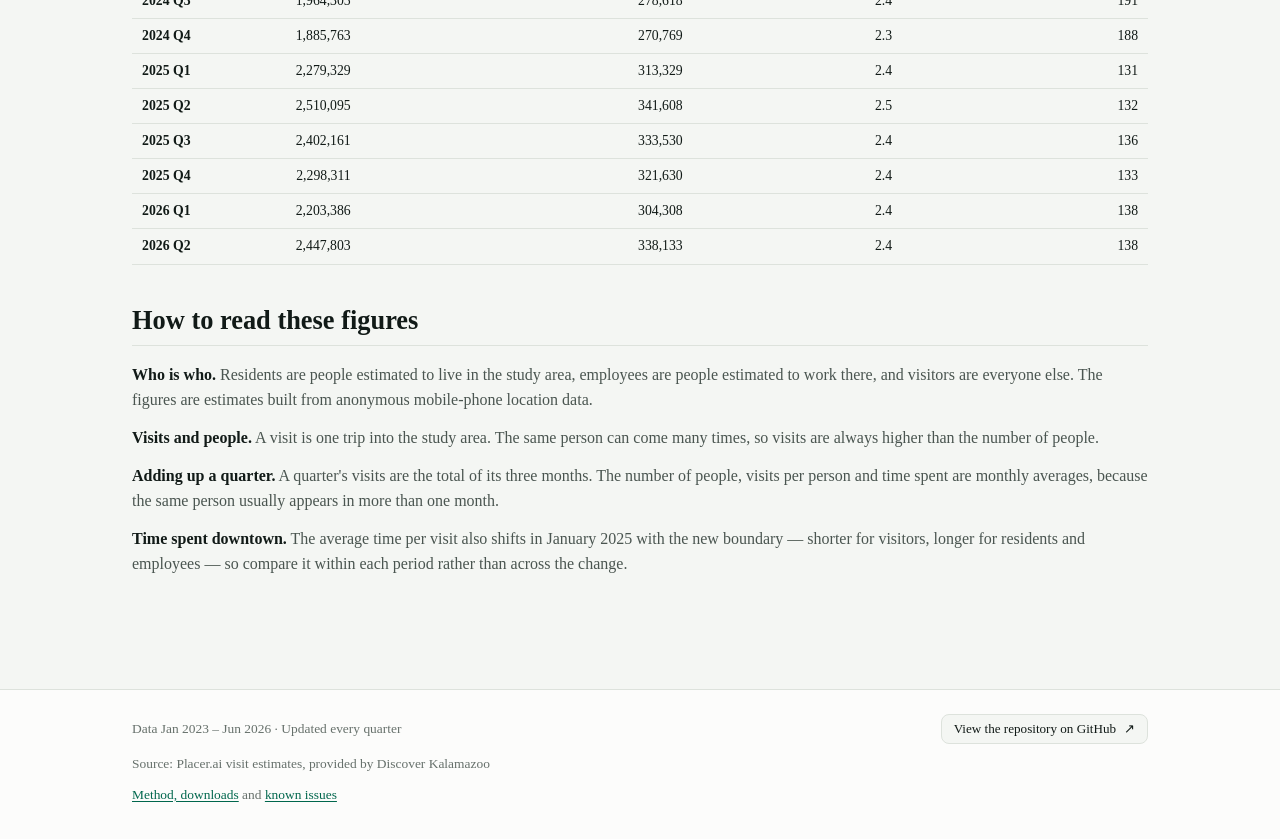
<file: people.html>
<!DOCTYPE html>
<html lang="en">
<head>
<meta charset="utf-8">
<meta name="viewport" content="width=device-width, initial-scale=1">
<title>People — Downtown Kalamazoo Vitality Data</title>
<meta name="description" content="Visits to downtown Kalamazoo by visitors, employees and residents, monthly since January 2023.">
<link rel="stylesheet" href="assets/style.css">
</head>
<body>
<header class="site-head">
  <div class="wrap">
    <div class="brand">
      <a class="t" href="index.html">Downtown Kalamazoo Economic Vitality Study</a>
      <span class="sub">Western Michigan University · City of Kalamazoo</span>
    </div>
    <nav class="main" aria-label="Sections">
      <a href="index.html">Overview</a>
      <a href="traffic.html">Traffic</a>
      <a href="people.html">People</a>
      <a href="parking.html">Parking</a>
      <a href="transit.html">Transit</a>
      <a href="data.html">Data</a>
      <a href="about.html">About</a>
    </nav>
  </div>
</header>

<main class="wrap">
  <div class="page-head">
    <p class="updated" data-coverage></p>
    <h1>People downtown</h1>
    <p class="lede">Trips into the downtown study area each month, split into people who live there, work there, and everyone else. A visit is a trip, not a person: one person can make many.</p>
  </div>

  <section>
    <div class="controls">
      <div class="field">
        <label for="segment">Group</label>
        <select id="segment">
          <option value="visitors">Visitors</option>
          <option value="employees">Employees</option>
          <option value="residents">Residents</option>
        </select>
      </div>
    </div>
    <div class="figs two">
      <figure class="fig">
        <div class="fig-head">
          <div><div class="fig-title" id="t1">Visits per month</div><div class="fig-sub">Trips into the study area</div></div>
          <button class="tv-btn" type="button" aria-expanded="false">Show table</button>
        </div>
        <div class="host" id="c-visits"></div>
        <p class="fig-note">Shaded from January 2025, when the study area boundary changed.</p>
        <div class="tv" hidden></div>
      </figure>
      <figure class="fig">
        <div class="fig-head">
          <div><div class="fig-title" id="t2">Unique people per month</div><div class="fig-sub">Distinct people seen in the month</div></div>
          <button class="tv-btn" type="button" aria-expanded="false">Show table</button>
        </div>
        <div class="host" id="c-people"></div>
        <div class="tv" hidden></div>
      </figure>
    </div>
    <p class="note"><b>Comparing years.</b> From January 2025 the figures use an updated study-area boundary, so counts before and after that date cover slightly different areas and should not be compared directly. To see how visits have really changed, use the chart below: it compares each quarter with the same quarter a year earlier, over the same area.</p>
  </section>

  <section>
    <h2>Change against the year before</h2>
    <figure class="fig">
      <div class="fig-head">
        <div><div class="fig-title" id="t3">Year-over-year change in visits</div><div class="fig-sub">Quarterly average of the source's monthly comparison</div></div>
        <button class="tv-btn" type="button" aria-expanded="false">Show table</button>
      </div>
      <div class="host" id="c-yoy"></div>
      <div class="tv" hidden></div>
    </figure>
  </section>

  <section>
    <h2>By quarter</h2>
    <div class="tbl-wrap needs-data">
      <table id="q-table">
        <thead><tr><th scope="col">Quarter</th><th scope="col">Visits</th><th scope="col">Unique people (monthly avg)</th><th scope="col">Visits per person</th><th scope="col">Avg. dwell (minutes)</th></tr></thead>
        <tbody></tbody>
      </table>
    </div>
  </section>

  <section>
    <h2>How to read these figures</h2>
    <div class="prose">
      <p><b>Who is who.</b> Residents are people estimated to live in the study area, employees are people estimated to work there, and visitors are everyone else. The figures are estimates built from anonymous mobile-phone location data.</p>
      <p><b>Visits and people.</b> A visit is one trip into the study area. The same person can come many times, so visits are always higher than the number of people.</p>
      <p><b>Adding up a quarter.</b> A quarter's visits are the total of its three months. The number of people, visits per person and time spent are monthly averages, because the same person usually appears in more than one month.</p>
      <p><b>Time spent downtown.</b> The average time per visit also shifts in January 2025 with the new boundary — shorter for visitors, longer for residents and employees — so compare it within each period rather than across the change.</p>
    </div>
  </section>
</main>

<footer class="site-foot">
  <div class="wrap">
    <div class="foot-top">
      <p><span data-coverage>Data since January 2023</span> · Updated every quarter</p>
      <a class="gh-btn" href="https://github.com/KH-Tanvir/kzoo-vitality-data" target="_blank" rel="noopener">View the repository on GitHub <span aria-hidden="true">↗</span></a>
    </div>
    <p>Source: Placer.ai visit estimates, provided by Discover Kalamazoo</p>
    <p><a href="data.html">Method, downloads</a> and <a href="https://github.com/KH-Tanvir/kzoo-vitality-data/blob/main/KNOWN_ISSUES.md" target="_blank" rel="noopener">known issues</a></p>
  </div>
</footer>

<script src="assets/charts.js"></script>
<script src="assets/site.js"></script>
<script>
Site.ready(async () => {
  const d = await Site.loadAll(["people_monthly.csv"]);
  const rows = d.people;
  const months = [...new Set(rows.map(r => r.month))].sort();
  Site.stamp(months);

  const sel = document.getElementById("segment");
  const hostV = document.getElementById("c-visits");
  const hostP = document.getElementById("c-people");
  const hostY = document.getElementById("c-yoy");
  const figV = hostV.closest("figure"), figP = hostP.closest("figure"), figY = hostY.closest("figure");
  const NAME = { visitors: "Visitors", employees: "Employees", residents: "Residents" };

  function build(segment) {
    const mo = Site.peopleMonthly(rows, segment);
    const qu = Site.peopleQuarterly(rows, segment);
    const label = NAME[segment];
    document.getElementById("t1").textContent = label + ": visits per month";
    document.getElementById("t2").textContent = label + ": unique people per month";
    document.getElementById("t3").textContent = label + ": change against the year before";

    const band = mo.some(m => m.month >= "2025-01")
      ? { from: "2025-01", to: mo[mo.length - 1].month, label: "study area redrawn" } : null;

    Chart.register(hostV, () => Chart.line(hostV, {
      labels: mo.map(m => m.month), height: 240, area: true, band,
      series: [{ name: "visits", key: "s1", values: mo.map(m => m.visits) }],
      xTick: l => l.endsWith("-01") ? l.slice(0, 4) : null,
      tipTitle: Site.monthLabel,
      aria: `${label}: visits per month since 2023.`,
    }));
    Chart.register(hostP, () => Chart.line(hostP, {
      labels: mo.map(m => m.month), height: 240, area: true, band,
      series: [{ name: "people", key: "s3", values: mo.map(m => m.people) }],
      xTick: l => l.endsWith("-01") ? l.slice(0, 4) : null,
      tipTitle: Site.monthLabel,
      aria: `${label}: unique people per month since 2023.`,
    }));
    const yq = qu.filter(q => q.yoy != null);
    Chart.register(hostY, () => Chart.column(hostY, {
      cats: yq.map(q => q.q), height: 240,
      catLabel: c => c.slice(5) === "Q1" ? [c.slice(5), c.slice(0, 4)] : [c.slice(5)],
      series: [{ name: "change", key: "s2", values: yq.map(q => q.yoy * 100) }],
      fmtY: v => (v > 0 ? "+" : v < 0 ? "−" : "") + Math.abs(v) + "%",
      tipTitle: Site.qLabel,
      tipRows: i => [{ key: "s2", name: "vs same quarter a year earlier", value: (yq[i].yoy * 100).toFixed(1) + "%" }],
      aria: `${label}: year-over-year change in visits, by quarter.`,
    }));

    Chart.table(figV, ["Month", "Visits"], mo.map(m => [Site.monthLabel(m.month), Site.fmtN(m.visits)]));
    Chart.table(figP, ["Month", "Unique people", "Visits per person", "Avg. dwell (min)"],
      mo.map(m => [Site.monthLabel(m.month), Site.fmtN(m.people), Site.fmt1(m.freq), Site.fmtN(m.dwell)]));
    Chart.table(figY, ["Quarter", "Change vs year earlier"],
      yq.map(q => [Site.qLabel(q.q), (q.yoy * 100).toFixed(1) + "%"]));

    const tb = document.querySelector("#q-table tbody");
    tb.replaceChildren();
    for (const q of qu) {
      const tr = tb.insertRow();
      const th = document.createElement("th");
      th.scope = "row";
      th.textContent = Site.qLabel(q.q) + (q.months < 3 ? " (partial)" : "");
      tr.appendChild(th);
      tr.insertCell().textContent = Site.fmtN(q.visits);
      tr.insertCell().textContent = Site.fmtN(q.people);
      tr.insertCell().textContent = Site.fmt1(q.freq);
      tr.insertCell().textContent = Site.fmtN(q.dwell);
    }
  }
  build(sel.value);
  sel.addEventListener("change", () => build(sel.value));
});
</script>
</body>
</html>
</file>
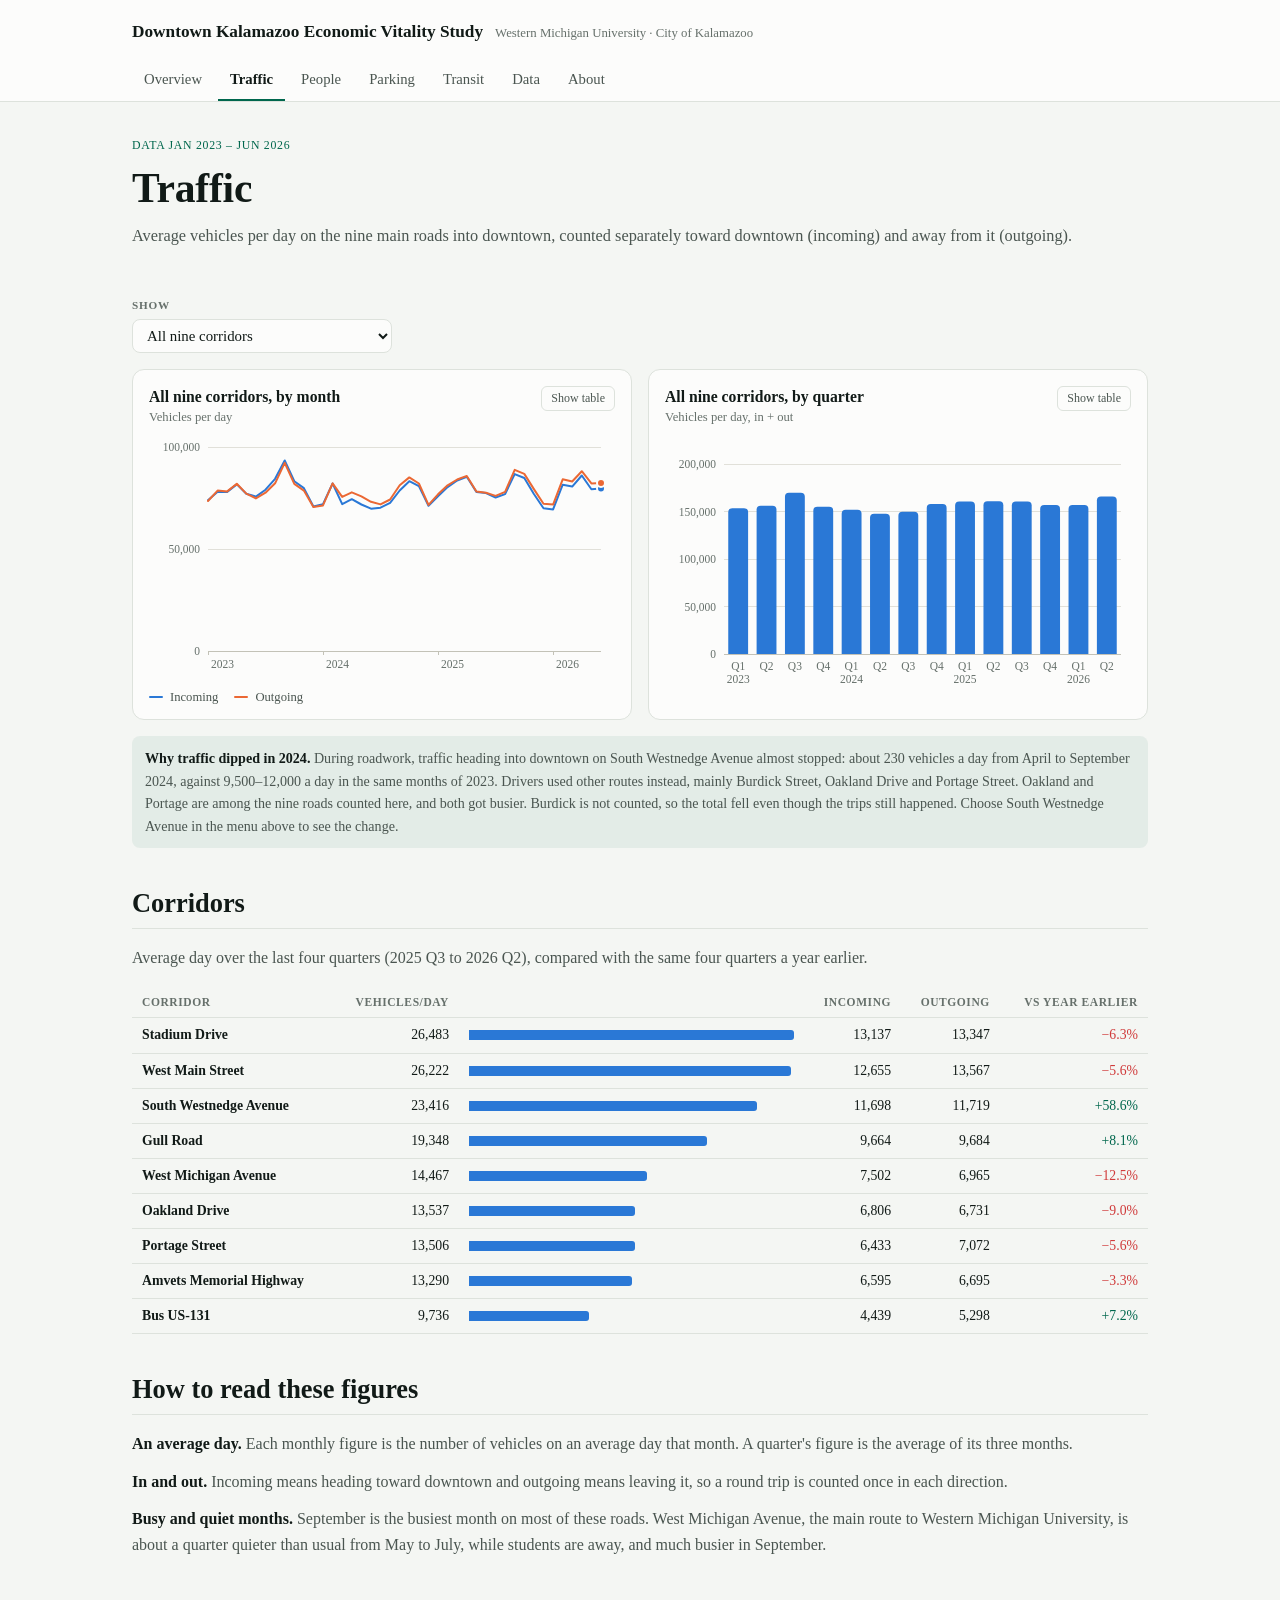
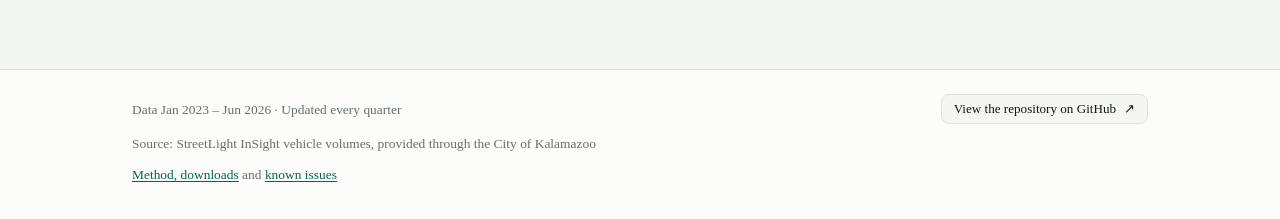
<file: traffic.html>
<!DOCTYPE html>
<html lang="en">
<head>
<meta charset="utf-8">
<meta name="viewport" content="width=device-width, initial-scale=1">
<title>Traffic — Downtown Kalamazoo Vitality Data</title>
<meta name="description" content="Vehicles per day entering and leaving downtown Kalamazoo on nine gateway corridors, monthly since January 2023.">
<link rel="stylesheet" href="assets/style.css">
</head>
<body>
<header class="site-head">
  <div class="wrap">
    <div class="brand">
      <a class="t" href="index.html">Downtown Kalamazoo Economic Vitality Study</a>
      <span class="sub">Western Michigan University · City of Kalamazoo</span>
    </div>
    <nav class="main" aria-label="Sections">
      <a href="index.html">Overview</a>
      <a href="traffic.html">Traffic</a>
      <a href="people.html">People</a>
      <a href="parking.html">Parking</a>
      <a href="transit.html">Transit</a>
      <a href="data.html">Data</a>
      <a href="about.html">About</a>
    </nav>
  </div>
</header>

<main class="wrap">
  <div class="page-head">
    <p class="updated" data-coverage></p>
    <h1>Traffic</h1>
    <p class="lede">Average vehicles per day on the nine main roads into downtown, counted separately toward downtown (incoming) and away from it (outgoing).</p>
  </div>

  <section>
    <div class="controls">
      <div class="field">
        <label for="corridor">Show</label>
        <select id="corridor"></select>
      </div>
    </div>
    <div class="figs two">
      <figure class="fig">
        <div class="fig-head">
          <div><div class="fig-title" id="t1">Monthly traffic</div><div class="fig-sub">Vehicles per day</div></div>
          <button class="tv-btn" type="button" aria-expanded="false">Show table</button>
        </div>
        <div class="host" id="c-month"></div>
        <ul class="legend"><li><span class="lk" style="background:var(--s1)"></span>Incoming</li><li><span class="lk" style="background:var(--s2)"></span>Outgoing</li></ul>
        <div class="tv" hidden></div>
      </figure>
      <figure class="fig">
        <div class="fig-head">
          <div><div class="fig-title" id="t2">By quarter</div><div class="fig-sub">Vehicles per day, in + out</div></div>
          <button class="tv-btn" type="button" aria-expanded="false">Show table</button>
        </div>
        <div class="host" id="c-quarter"></div>
        <div class="tv" hidden></div>
      </figure>
    </div>
    <p class="note"><b>Why traffic dipped in 2024.</b> During roadwork, traffic heading into downtown on South Westnedge Avenue almost stopped: about 230 vehicles a day from April to September 2024, against 9,500–12,000 a day in the same months of 2023. Drivers used other routes instead, mainly Burdick Street, Oakland Drive and Portage Street. Oakland and Portage are among the nine roads counted here, and both got busier. Burdick is not counted, so the total fell even though the trips still happened. Choose South Westnedge Avenue in the menu above to see the change.</p>
  </section>

  <section>
    <h2>Corridors</h2>
    <p class="prose" id="rank-intro"></p>
    <div class="tbl-wrap needs-data">
      <table id="rank">
        <thead><tr><th scope="col">Corridor</th><th scope="col">Vehicles/day</th><th scope="col"></th><th scope="col">Incoming</th><th scope="col">Outgoing</th><th scope="col">vs year earlier</th></tr></thead>
        <tbody></tbody>
      </table>
    </div>
  </section>

  <section>
    <h2>How to read these figures</h2>
    <div class="prose">
      <p><b>An average day.</b> Each monthly figure is the number of vehicles on an average day that month. A quarter's figure is the average of its three months.</p>
      <p><b>In and out.</b> Incoming means heading toward downtown and outgoing means leaving it, so a round trip is counted once in each direction.</p>
      <p><b>Busy and quiet months.</b> September is the busiest month on most of these roads. West Michigan Avenue, the main route to Western Michigan University, is about a quarter quieter than usual from May to July, while students are away, and much busier in September.</p>
    </div>
  </section>
</main>

<footer class="site-foot">
  <div class="wrap">
    <div class="foot-top">
      <p><span data-coverage>Data since January 2023</span> · Updated every quarter</p>
      <a class="gh-btn" href="https://github.com/KH-Tanvir/kzoo-vitality-data" target="_blank" rel="noopener">View the repository on GitHub <span aria-hidden="true">↗</span></a>
    </div>
    <p>Source: StreetLight InSight vehicle volumes, provided through the City of Kalamazoo</p>
    <p><a href="data.html">Method, downloads</a> and <a href="https://github.com/KH-Tanvir/kzoo-vitality-data/blob/main/KNOWN_ISSUES.md" target="_blank" rel="noopener">known issues</a></p>
  </div>
</footer>

<script src="assets/charts.js"></script>
<script src="assets/site.js"></script>
<script>
Site.ready(async () => {
  const d = await Site.loadAll(["traffic_monthly.csv"]);
  const rows = d.traffic;
  const months = [...new Set(rows.map(r => r.month))].sort();
  Site.stamp(months);

  const corridors = Site.trafficCorridors(rows);
  const westnedge = corridors.find(c => /westnedge/i.test(c));
  const sel = document.getElementById("corridor");
  const options = [["__all", "All nine corridors"]];
  if (westnedge) options.push(["__ex", "All except " + westnedge]);
  corridors.forEach(c => options.push([c, c]));
  options.forEach(([v, t]) => sel.add(new Option(t, v)));

  const state = { sel: "__all" };
  const opts = () => state.sel === "__all" ? {} : state.sel === "__ex" ? { exclude: westnedge } : { only: state.sel };
  const name = () => state.sel === "__all" ? "All nine corridors" : state.sel === "__ex" ? "All except " + westnedge : state.sel;

  const hostM = document.getElementById("c-month");
  const hostQ = document.getElementById("c-quarter");
  const figM = hostM.closest("figure"), figQ = hostQ.closest("figure");

  function build() {
    const mo = Site.trafficMonthly(rows, opts());
    const qu = Site.trafficQuarterly(rows, opts());
    document.getElementById("t1").textContent = name() + ", by month";
    document.getElementById("t2").textContent = name() + ", by quarter";

    const drawM = () => Chart.line(hostM, {
      labels: mo.map(m => m.month), height: 240,
      series: [
        { name: "incoming", key: "s1", values: mo.map(m => m.incoming) },
        { name: "outgoing", key: "s2", values: mo.map(m => m.outgoing) },
      ],
      xTick: l => l.endsWith("-01") ? l.slice(0, 4) : null,
      tipTitle: Site.monthLabel,
      aria: `Monthly vehicles per day, ${name()}, incoming and outgoing.`,
    });
    const drawQ = () => Chart.column(hostQ, {
      cats: qu.map(q => q.q), height: 240,
      catLabel: c => c.slice(5) === "Q1" ? [c.slice(5), c.slice(0, 4)] : [c.slice(5)],
      series: [{ name: "vehicles per day", key: "s1", values: qu.map(q => q.total) }],
      tipTitle: Site.qLabel,
      tipRows: i => [
        { key: "s1", name: "in + out", value: Site.fmtN(qu[i].total) },
        { name: "incoming", value: Site.fmtN(qu[i].incoming) },
        { name: "outgoing", value: Site.fmtN(qu[i].outgoing) },
      ],
      aria: `Quarterly average daily traffic, ${name()}.`,
    });
    Chart.register(hostM, drawM);
    Chart.register(hostQ, drawQ);
    Chart.table(figM, ["Month", "Incoming", "Outgoing", "Total"],
      mo.map(m => [Site.monthLabel(m.month), Site.fmtN(m.incoming), Site.fmtN(m.outgoing), Site.fmtN(m.total)]));
    Chart.table(figQ, ["Quarter", "Incoming", "Outgoing", "Total"],
      qu.map(q => [Site.qLabel(q.q), Site.fmtN(q.incoming), Site.fmtN(q.outgoing), Site.fmtN(q.total)]));
  }
  build();
  sel.addEventListener("change", () => { state.sel = sel.value; build(); });

  // corridor ranking over the last four complete quarters
  const all = Site.trafficQuarterly(rows).filter(q => q.months === 3).map(q => q.q);
  const recent = all.slice(-4), yearBefore = recent.map(q => Site.qYearAgo(q));
  const now = Site.trafficByCorridor(rows, recent);
  const before = Site.trafficByCorridor(rows, yearBefore);
  document.getElementById("rank-intro").textContent =
    `Average day over the last four quarters (${Site.qLabel(recent[0])} to ${Site.qLabel(recent[recent.length - 1])}), compared with the same four quarters a year earlier.`;
  const max = Math.max(...now.map(c => c.total));
  const tb = document.querySelector("#rank tbody");
  for (const c of now) {
    const was = before.find(b => b.corridor === c.corridor);
    const tr = tb.insertRow();
    const th = document.createElement("th");
    th.scope = "row";
    th.textContent = c.corridor;
    tr.appendChild(th);
    tr.insertCell().textContent = Site.fmtN(c.total);
    const barCell = tr.insertCell();
    barCell.style.width = "34%";
    const wrap = document.createElement("div");
    wrap.className = "barrow";
    const bar = document.createElement("i");
    bar.style.width = (c.total / max * 100).toFixed(1) + "%";
    wrap.appendChild(bar);
    barCell.appendChild(wrap);
    tr.insertCell().textContent = Site.fmtN(c.incoming);
    tr.insertCell().textContent = Site.fmtN(c.outgoing);
    Site.changeCell(tr.insertCell(), c.total, was ? was.total : null);
  }
});
</script>
</body>
</html>
</file>
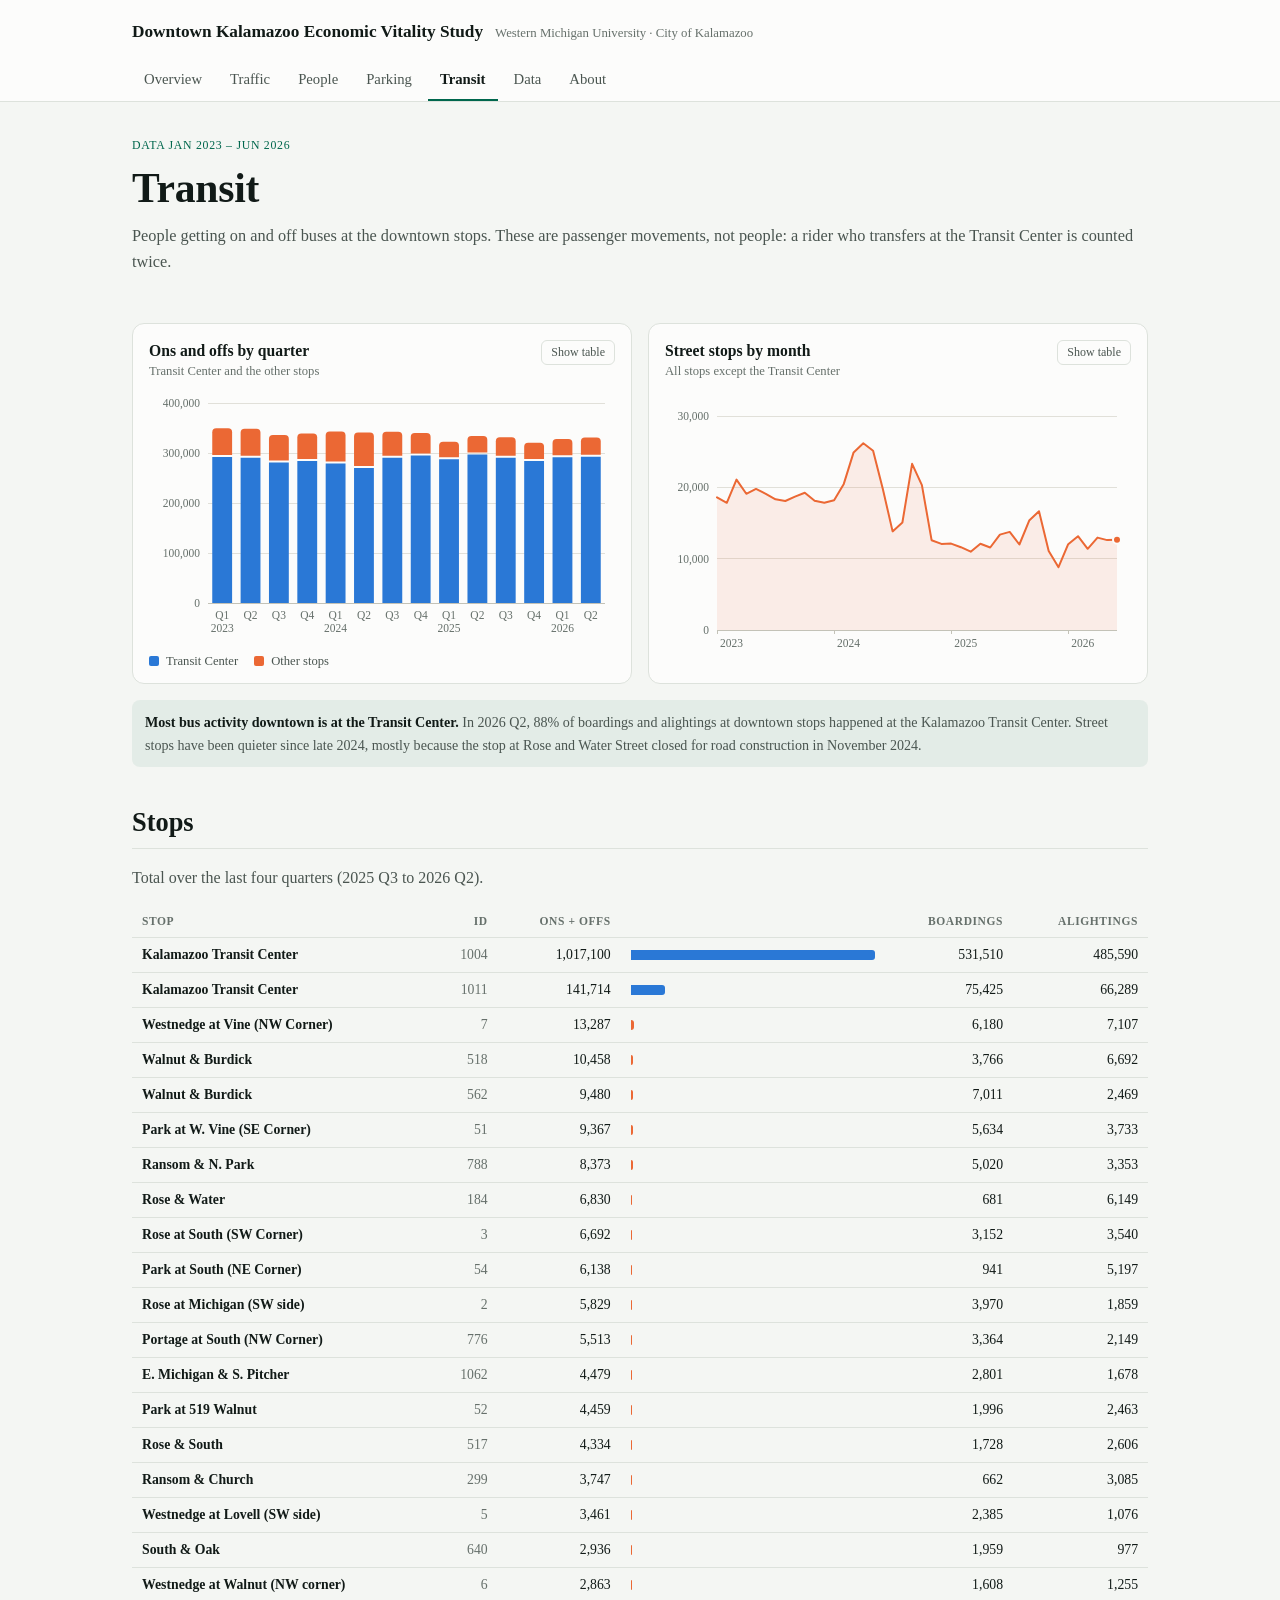
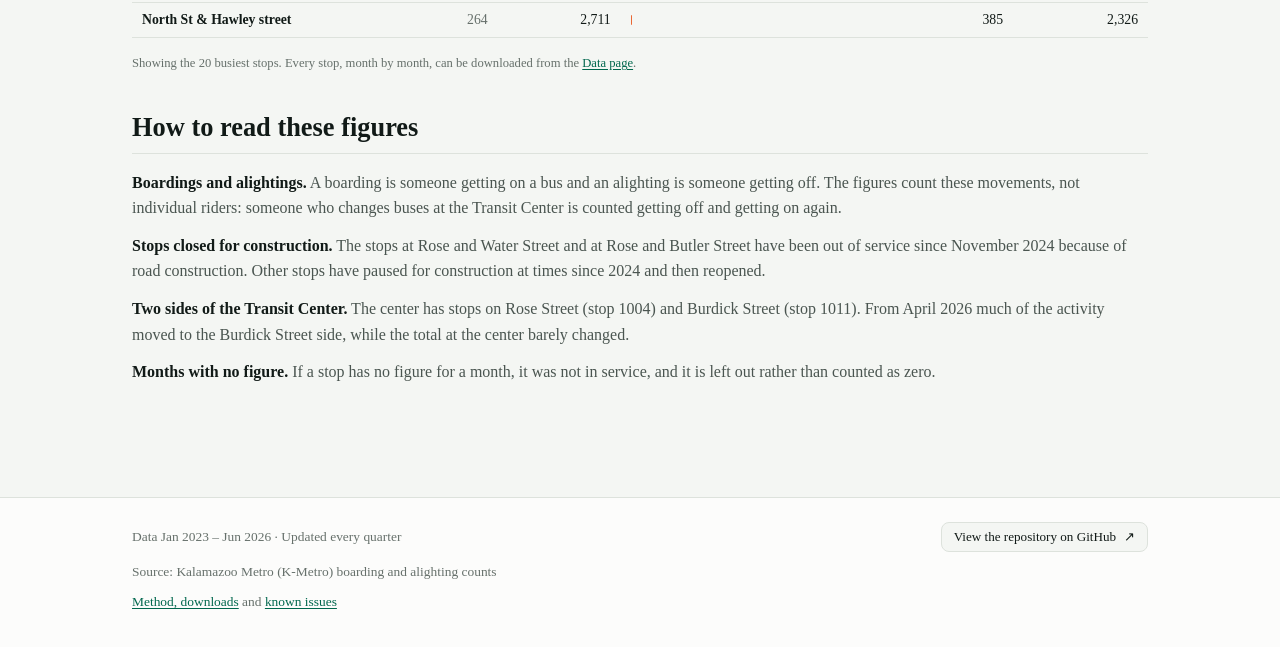
<file: transit.html>
<!DOCTYPE html>
<html lang="en">
<head>
<meta charset="utf-8">
<meta name="viewport" content="width=device-width, initial-scale=1">
<title>Transit — Downtown Kalamazoo Vitality Data</title>
<meta name="description" content="Bus boardings and alightings at 54 downtown Kalamazoo stops, monthly since January 2023.">
<link rel="stylesheet" href="assets/style.css">
</head>
<body>
<header class="site-head">
  <div class="wrap">
    <div class="brand">
      <a class="t" href="index.html">Downtown Kalamazoo Economic Vitality Study</a>
      <span class="sub">Western Michigan University · City of Kalamazoo</span>
    </div>
    <nav class="main" aria-label="Sections">
      <a href="index.html">Overview</a>
      <a href="traffic.html">Traffic</a>
      <a href="people.html">People</a>
      <a href="parking.html">Parking</a>
      <a href="transit.html">Transit</a>
      <a href="data.html">Data</a>
      <a href="about.html">About</a>
    </nav>
  </div>
</header>

<main class="wrap">
  <div class="page-head">
    <p class="updated" data-coverage></p>
    <h1>Transit</h1>
    <p class="lede">People getting on and off buses at the downtown stops. These are passenger movements, not people: a rider who transfers at the Transit Center is counted twice.</p>
  </div>

  <section>
    <div class="figs two">
      <figure class="fig">
        <div class="fig-head">
          <div><div class="fig-title">Ons and offs by quarter</div><div class="fig-sub">Transit Center and the other stops</div></div>
          <button class="tv-btn" type="button" aria-expanded="false">Show table</button>
        </div>
        <div class="host" id="c-quarter"></div>
        <ul class="legend">
          <li><span class="sw" style="background:var(--s1)"></span>Transit Center</li>
          <li><span class="sw" style="background:var(--s2)"></span>Other stops</li>
        </ul>
        <div class="tv" hidden></div>
      </figure>
      <figure class="fig">
        <div class="fig-head">
          <div><div class="fig-title">Street stops by month</div><div class="fig-sub">All stops except the Transit Center</div></div>
          <button class="tv-btn" type="button" aria-expanded="false">Show table</button>
        </div>
        <div class="host" id="c-street"></div>
        <div class="tv" hidden></div>
      </figure>
    </div>
    <p class="note"><b>Most bus activity downtown is at the Transit Center.</b> <span id="tc-share">Close to nine in ten boardings and alightings at downtown stops happen at the Kalamazoo Transit Center.</span> Street stops have been quieter since late 2024, mostly because the stop at Rose and Water Street closed for road construction in November 2024.</p>
  </section>

  <section>
    <h2>Stops</h2>
    <p class="prose" id="stop-intro"></p>
    <div class="tbl-wrap needs-data">
      <table id="stops">
        <thead><tr><th scope="col">Stop</th><th scope="col">ID</th><th scope="col">Ons + offs</th><th scope="col"></th><th scope="col">Boardings</th><th scope="col">Alightings</th></tr></thead>
        <tbody></tbody>
      </table>
    </div>
    <p class="fig-note">Showing the 20 busiest stops. Every stop, month by month, can be downloaded from the <a href="data.html">Data page</a>.</p>
  </section>

  <section>
    <h2>How to read these figures</h2>
    <div class="prose">
      <p><b>Boardings and alightings.</b> A boarding is someone getting on a bus and an alighting is someone getting off. The figures count these movements, not individual riders: someone who changes buses at the Transit Center is counted getting off and getting on again.</p>
      <p><b>Stops closed for construction.</b> The stops at Rose and Water Street and at Rose and Butler Street have been out of service since November 2024 because of road construction. Other stops have paused for construction at times since 2024 and then reopened.</p>
      <p><b>Two sides of the Transit Center.</b> The center has stops on Rose Street (stop 1004) and Burdick Street (stop 1011). From April 2026 much of the activity moved to the Burdick Street side, while the total at the center barely changed.</p>
      <p><b>Months with no figure.</b> If a stop has no figure for a month, it was not in service, and it is left out rather than counted as zero.</p>
    </div>
  </section>
</main>

<footer class="site-foot">
  <div class="wrap">
    <div class="foot-top">
      <p><span data-coverage>Data since January 2023</span> · Updated every quarter</p>
      <a class="gh-btn" href="https://github.com/KH-Tanvir/kzoo-vitality-data" target="_blank" rel="noopener">View the repository on GitHub <span aria-hidden="true">↗</span></a>
    </div>
    <p>Source: Kalamazoo Metro (K-Metro) boarding and alighting counts</p>
    <p><a href="data.html">Method, downloads</a> and <a href="https://github.com/KH-Tanvir/kzoo-vitality-data/blob/main/KNOWN_ISSUES.md" target="_blank" rel="noopener">known issues</a></p>
  </div>
</footer>

<script src="assets/charts.js"></script>
<script src="assets/site.js"></script>
<script>
Site.ready(async () => {
  const d = await Site.loadAll(["transit_monthly.csv"]);
  const rows = d.transit;
  const months = [...new Set(rows.map(r => r.month))].sort();
  Site.stamp(months);

  const qu = Site.transitQuarterly(rows);
  const mo = Site.transitMonthly(rows);

  // share at the Transit Center in the latest quarter, so the note stays current
  const last = qu[qu.length - 1];
  if (last && last.total) {
    document.getElementById("tc-share").textContent =
      `In ${Site.qLabel(last.q)}, ${Math.round(last.centre / last.total * 100)}% of boardings and alightings at downtown stops happened at the Kalamazoo Transit Center.`;
  }

  const hostQ = document.getElementById("c-quarter"), figQ = hostQ.closest("figure");
  Chart.register(hostQ, () => Chart.column(hostQ, {
    cats: qu.map(q => q.q), height: 250, stacked: true,
    catLabel: c => c.slice(5) === "Q1" ? [c.slice(5), c.slice(0, 4)] : [c.slice(5)],
    series: [
      { name: "Transit Center", key: "s1", values: qu.map(q => q.centre) },
      { name: "other stops", key: "s2", values: qu.map(q => q.street) },
    ],
    tipTitle: Site.qLabel,
    tipRows: i => [
      { key: "s1", name: "Transit Center", value: Site.fmtN(qu[i].centre) },
      { key: "s2", name: "other stops", value: Site.fmtN(qu[i].street) },
      { name: "total", value: Site.fmtN(qu[i].total) },
      { name: "at the Transit Center", value: Math.round(qu[i].centre / qu[i].total * 100) + "%" },
    ],
    aria: "Quarterly boardings plus alightings, about 320,000 to 350,000 a quarter, mostly at the Transit Center.",
  }));
  Chart.table(figQ, ["Quarter", "Transit Center", "Other stops", "Total"],
    qu.map(q => [Site.qLabel(q.q), Site.fmtN(q.centre), Site.fmtN(q.street), Site.fmtN(q.total)]));

  const hostS = document.getElementById("c-street"), figS = hostS.closest("figure");
  Chart.register(hostS, () => Chart.line(hostS, {
    labels: mo.map(m => m.month), height: 250, area: true,
    series: [{ name: "ons + offs", key: "s2", values: mo.map(m => m.street) }],
    xTick: l => l.endsWith("-01") ? l.slice(0, 4) : null,
    tipTitle: Site.monthLabel,
    aria: "Monthly boardings plus alightings at stops other than the Transit Center, falling through 2024.",
  }));
  Chart.table(figS, ["Month", "Street stops", "Transit Center", "Total"],
    mo.map(m => [Site.monthLabel(m.month), Site.fmtN(m.street), Site.fmtN(m.centre), Site.fmtN(m.total)]));

  // busiest stops over the last four quarters
  const quarters = qu.map(q => q.q).slice(-4);
  document.getElementById("stop-intro").textContent =
    `Total over the last four quarters (${Site.qLabel(quarters[0])} to ${Site.qLabel(quarters[quarters.length - 1])}).`;
  const stops = Site.transitStops(rows, quarters).slice(0, 20);
  const max = stops.length ? stops[0].total : 1;
  const tb = document.querySelector("#stops tbody");
  for (const s of stops) {
    const tr = tb.insertRow();
    const th = document.createElement("th");
    th.scope = "row";
    th.textContent = s.name || "(unnamed)";
    tr.appendChild(th);
    const id = tr.insertCell();
    id.textContent = s.stop_id;
    id.style.color = "var(--muted)";
    tr.insertCell().textContent = Site.fmtN(s.total);
    const barCell = tr.insertCell();
    barCell.style.width = "26%";
    const wrap = document.createElement("div");
    wrap.className = "barrow";
    const bar = document.createElement("i");
    bar.style.width = (s.total / max * 100).toFixed(1) + "%";
    if (Site.TC_STOPS.has(s.stop_id)) bar.style.background = "var(--s1)";
    else bar.style.background = "var(--s2)";
    wrap.appendChild(bar);
    barCell.appendChild(wrap);
    tr.insertCell().textContent = Site.fmtN(s.boardings);
    tr.insertCell().textContent = Site.fmtN(s.alightings);
  }
});
</script>
</body>
</html>
</file>
<file: assets/style.css>
/* Downtown Kalamazoo Economic Vitality Study — site styles
   One stylesheet for every page. Colours are CSS variables, so changing the
   palette here changes the whole site. Dark mode follows the visitor's system. */

:root{
  color-scheme:light;
  --ground:#f4f6f3; --surface:#fcfcfb; --ink:#111a17; --ink-2:#4a5550; --muted:#66706b;
  --rule:#dde2dc; --grid:#e1e0d9; --axis:#c3c2b7;
  --accent:#00674d; --accent-wash:rgba(0,103,77,.07);
  --s1:#2a78d6; --s2:#eb6834; --s3:#1baf7a; --gray:#898781;
  --warn:#d03b3b; --warn-wash:rgba(208,59,59,.08);
  --code-bg:rgba(17,26,23,.055);
  --shadow:0 1px 2px rgba(17,26,23,.05),0 10px 28px -16px rgba(17,26,23,.16);
  /* One typeface for everything. Cambria ships with Windows and Microsoft
     Office; devices without it fall back to Georgia, then the system serif. */
  --font:Cambria,Georgia,"Times New Roman",serif;
  --display:var(--font);
  --body:var(--font);
  --mono:var(--font);
}
@media (prefers-color-scheme:dark){
  :root{
    color-scheme:dark;
    --ground:#0f1311; --surface:#1a1a19; --ink:#f2f5f3; --ink-2:#c1c8c4; --muted:#959d98;
    --rule:#2b302d; --grid:#2c2c2a; --axis:#383835;
    --accent:#5cc29a; --accent-wash:rgba(92,194,154,.10);
    --s1:#3987e5; --s2:#d95926; --s3:#199e70;
    --warn:#e66767; --warn-wash:rgba(230,103,103,.12);
    --code-bg:rgba(255,255,255,.07); --shadow:none;
  }
}
*{box-sizing:border-box}
html{-webkit-text-size-adjust:100%}
body{margin:0;background:var(--ground);color:var(--ink);font:400 16px/1.6 var(--body);-webkit-font-smoothing:antialiased}
h1,h2,h3{font-family:var(--display);margin:0;line-height:1.15;text-wrap:balance}
h1{font-weight:700;font-size:clamp(1.8rem,3.6vw,2.6rem);letter-spacing:-.005em}
h2{font-weight:700;font-size:clamp(1.3rem,2.2vw,1.65rem)}
h3{font-weight:700;font-size:1.02rem}
p{margin:0}
a{color:var(--accent);text-underline-offset:.18em}
:focus-visible{outline:2px solid var(--accent);outline-offset:2px;border-radius:4px}
code{font-family:var(--mono);font-size:.85em;background:var(--code-bg);padding:.06em .36em;border-radius:4px;overflow-wrap:anywhere}
b,strong{font-weight:600}
.wrap{max-width:1080px;margin-inline:auto;padding-inline:clamp(16px,4vw,32px)}

/* ---------- site header + nav ---------- */
.site-head{background:var(--surface);border-bottom:1px solid var(--rule)}
.site-head .wrap{padding-block:18px 0}
.brand{display:flex;flex-wrap:wrap;align-items:baseline;gap:4px 12px}
.brand .t{font-family:var(--display);font-weight:700;font-size:1.08rem;color:var(--ink);text-decoration:none}
.brand .sub{font-size:.8rem;color:var(--muted)}
nav.main{display:flex;flex-wrap:wrap;gap:2px 4px;margin-top:14px}
nav.main a{font-size:.92rem;color:var(--ink-2);text-decoration:none;padding:8px 12px;border-radius:8px 8px 0 0;border-bottom:2px solid transparent}
nav.main a:hover{background:var(--accent-wash)}
nav.main a[aria-current="page"]{color:var(--ink);font-weight:600;border-bottom-color:var(--accent)}

/* ---------- page head ---------- */
.page-head{padding-block:34px 8px;display:grid;gap:10px}
.page-head .lede{color:var(--ink-2);font-size:1.02rem}
.updated{font-family:var(--mono);font-size:.74rem;letter-spacing:.06em;text-transform:uppercase;color:var(--accent)}
main{padding-bottom:72px;display:block}
section{margin-top:40px;display:grid;gap:16px}
section>h2{padding-bottom:10px;border-bottom:1px solid var(--rule)}
.note{font-size:.88rem;color:var(--ink-2);background:var(--accent-wash);border-radius:8px;padding:11px 13px}
.note b{color:var(--ink)}
.note.warn{background:var(--warn-wash)}
.prose{display:grid;gap:12px;color:var(--ink-2)}
.prose b{color:var(--ink)}

/* ---------- controls ---------- */
.controls{display:flex;flex-wrap:wrap;gap:10px 14px;align-items:end}
.field{display:grid;gap:4px}
.field label{font-size:.7rem;letter-spacing:.07em;text-transform:uppercase;color:var(--muted);font-weight:600}
.field select{font:400 .93rem var(--body);color:var(--ink);background:var(--surface);border:1px solid var(--rule);border-radius:8px;padding:7px 10px;min-width:12rem}

/* ---------- figures ---------- */
.figs{display:grid;gap:16px}
.figs.two{grid-template-columns:repeat(2,minmax(0,1fr))}
@media (max-width:860px){.figs.two{grid-template-columns:1fr}}
figure.fig{margin:0;background:var(--surface);border:1px solid var(--rule);border-radius:12px;padding:16px 16px 12px;display:grid;gap:10px;min-width:0}
.fig-head{display:flex;justify-content:space-between;align-items:flex-start;gap:12px}
.fig-title{font-weight:600;font-size:.98rem;line-height:1.35}
.fig-sub{font-size:.79rem;color:var(--muted);margin-top:2px;line-height:1.4}
.tv-btn{font:500 .75rem var(--body);color:var(--ink-2);background:transparent;border:1px solid var(--rule);border-radius:6px;padding:4px 9px;cursor:pointer;white-space:nowrap;flex:0 0 auto}
.tv-btn:hover{background:var(--accent-wash)}
.host{min-height:180px;min-width:0}
.legend{display:flex;flex-wrap:wrap;gap:6px 16px;list-style:none;margin:0;padding:0;font-size:.79rem;color:var(--ink-2)}
.legend li{display:flex;align-items:center;gap:7px}
.legend .sw{width:10px;height:10px;border-radius:2px;flex:0 0 10px}
.legend .lk{width:14px;height:2px;border-radius:1px;flex:0 0 14px}
.fig-note{font-size:.79rem;color:var(--muted);line-height:1.45}

/* ---------- tables ---------- */
.tbl-wrap{overflow-x:auto}
table{border-collapse:collapse;width:100%;font-size:.86rem;font-variant-numeric:tabular-nums}
th,td{text-align:right;padding:6px 10px;border-bottom:1px solid var(--rule);white-space:nowrap}
th:first-child,td:first-child{text-align:left}
thead th{color:var(--muted);font-weight:600;font-size:.72rem;letter-spacing:.05em;text-transform:uppercase}
tbody tr:hover{background:var(--accent-wash)}
table.plain tbody tr:hover{background:transparent}
table.plain td,table.plain th{white-space:normal}
.tv{overflow-x:auto;max-height:320px;overflow-y:auto;border-top:1px solid var(--rule);padding-top:6px}
.tv thead th{position:sticky;top:0;background:var(--surface)}
.heat td.c{border-left:2px solid var(--surface)}

/* bar inside a table cell (corridor ranking, stop ranking) */
.barrow{display:flex;align-items:center;gap:8px;min-width:90px}
.barrow i{display:block;height:10px;border-radius:0 3px 3px 0;background:var(--s1);flex:0 0 auto}

/* ---------- scorecard ---------- */
.scorecard{background:var(--surface);border:1px solid var(--rule);border-radius:12px;padding:6px 16px 10px;box-shadow:var(--shadow)}
.scorecard table{font-size:.92rem}
.scorecard td.v{font-weight:600}
.chg{font-variant-numeric:tabular-nums}
.chg.up{color:var(--accent)}
.chg.down{color:var(--warn)}
.chg.flat{color:var(--muted)}

/* ---------- tiles ---------- */
.tiles{display:grid;grid-template-columns:repeat(4,minmax(0,1fr));gap:14px}
@media (max-width:900px){.tiles{grid-template-columns:repeat(2,minmax(0,1fr))}}
@media (max-width:480px){.tiles{grid-template-columns:1fr}}
.tile{background:var(--surface);border:1px solid var(--rule);border-radius:12px;padding:14px 16px;display:grid;gap:6px;text-decoration:none;color:inherit}
.tile:hover{border-color:var(--accent)}
.tile .lab{font-size:.72rem;letter-spacing:.07em;text-transform:uppercase;color:var(--muted);font-weight:600}
.tile .val{font-weight:600;font-size:1.5rem;line-height:1.1;letter-spacing:-.01em}
.tile .cap{font-size:.78rem;color:var(--muted);line-height:1.35}
.tile .spark{height:38px}

/* ---------- key/value blocks ---------- */
.kv{display:grid;grid-template-columns:repeat(auto-fit,minmax(220px,1fr));gap:14px 28px;margin:0}
.kv div{display:grid;gap:2px;align-content:start}
.kv dt{font-size:.7rem;letter-spacing:.07em;text-transform:uppercase;color:var(--muted);font-weight:600}
.kv dd{margin:0;font-size:.93rem}

/* ---------- charts (svg) ---------- */
svg.chart{display:block;overflow:visible;font-family:var(--body)}
svg.chart:focus-visible{outline:2px solid var(--accent);outline-offset:4px}
.chart .tick{fill:var(--muted);font-size:11.5px;font-variant-numeric:tabular-nums}
.chart .val{fill:var(--ink-2);font-size:11.5px;font-weight:500;font-variant-numeric:tabular-nums}
.chart .ann{fill:var(--muted);font-size:11px}
.chart .grid{stroke:var(--grid);stroke-width:1;shape-rendering:crispEdges}
.chart .base{stroke:var(--axis);stroke-width:1;shape-rendering:crispEdges}
.chart .zero{stroke:var(--muted);stroke-width:1;shape-rendering:crispEdges}
.chart .ref{stroke:var(--ink-2);stroke-width:1;shape-rendering:crispEdges}
.chart .cross{stroke:var(--muted);stroke-width:1}
.chart .hit{fill:transparent}
.chart .cat{transition:opacity .12s}
.chart.hovering .cat:not(.on){opacity:.42}
@media (prefers-reduced-motion:reduce){.chart .cat{transition:none}}
#tip{position:fixed;z-index:50;pointer-events:none;background:var(--surface);color:var(--ink);border:1px solid var(--rule);border-radius:8px;padding:8px 11px;font-size:.79rem;line-height:1.45;box-shadow:0 8px 28px -10px rgba(0,0,0,.35);max-width:280px}
#tip .tt{font-weight:600;color:var(--ink-2);margin-bottom:3px}
#tip .tr{display:flex;align-items:center;gap:8px;font-variant-numeric:tabular-nums}
#tip .tr strong{color:var(--ink)}
#tip .tr .n{color:var(--muted)}
#tip .k{width:12px;height:2px;border-radius:1px;flex:0 0 12px}

/* ---------- states ---------- */
.loading,.error{font-size:.9rem;color:var(--muted);padding:14px 0}
.error{color:var(--warn)}

/* ---------- overview: what the data shows ---------- */
.insights{display:grid;grid-template-columns:repeat(2,minmax(0,1fr));gap:14px}
@media (max-width:760px){.insights{grid-template-columns:1fr}}
.insight{background:var(--surface);border:1px solid var(--rule);border-radius:12px;padding:16px 18px;display:grid;gap:7px;align-content:start}
.insight .lab{font-size:.7rem;letter-spacing:.07em;text-transform:uppercase;color:var(--muted);font-weight:600}
.insight h3{font-size:1.08rem;line-height:1.25}
.insight p{font-size:.92rem;color:var(--ink-2)}
.insight a{font-size:.86rem;font-weight:500;text-decoration:none}
.insight a:hover{text-decoration:underline}

/* ---------- numbered steps ---------- */
ol.steps{margin:0;padding:0;list-style:none;counter-reset:step;display:grid;gap:12px}
ol.steps li{display:grid;grid-template-columns:2rem minmax(0,1fr);gap:12px;align-items:start;color:var(--ink-2)}
ol.steps li::before{counter-increment:step;content:counter(step);width:2rem;height:2rem;border-radius:50%;border:1px solid var(--rule);background:var(--surface);display:grid;place-items:center;font:500 .82rem var(--mono);color:var(--accent)}
ol.steps li>div{padding-top:4px}
ol.steps b{color:var(--ink)}

/* ---------- buttons ---------- */
.gh-btn{display:inline-flex;align-items:center;gap:8px;font:500 .86rem var(--body);color:var(--ink);background:var(--surface);border:1px solid var(--rule);border-radius:8px;padding:8px 14px;text-decoration:none;white-space:nowrap}
.gh-btn:hover{border-color:var(--accent);color:var(--accent)}
.gh-btn svg{width:16px;height:16px;flex:0 0 16px;fill:currentColor}

/* ---------- footer ---------- */
.site-foot{border-top:1px solid var(--rule);background:var(--surface);margin-top:40px}
.site-foot .wrap{padding-block:24px 34px;display:grid;gap:9px;font-size:.84rem;color:var(--muted)}
.site-foot a{color:var(--accent)}
.site-foot .gh-btn{background:var(--ground);color:var(--ink);font-size:.82rem;padding:6px 12px}
.site-foot .gh-btn:hover{color:var(--accent)}
.foot-top{display:flex;flex-wrap:wrap;align-items:center;justify-content:space-between;gap:10px 20px}
</file>
